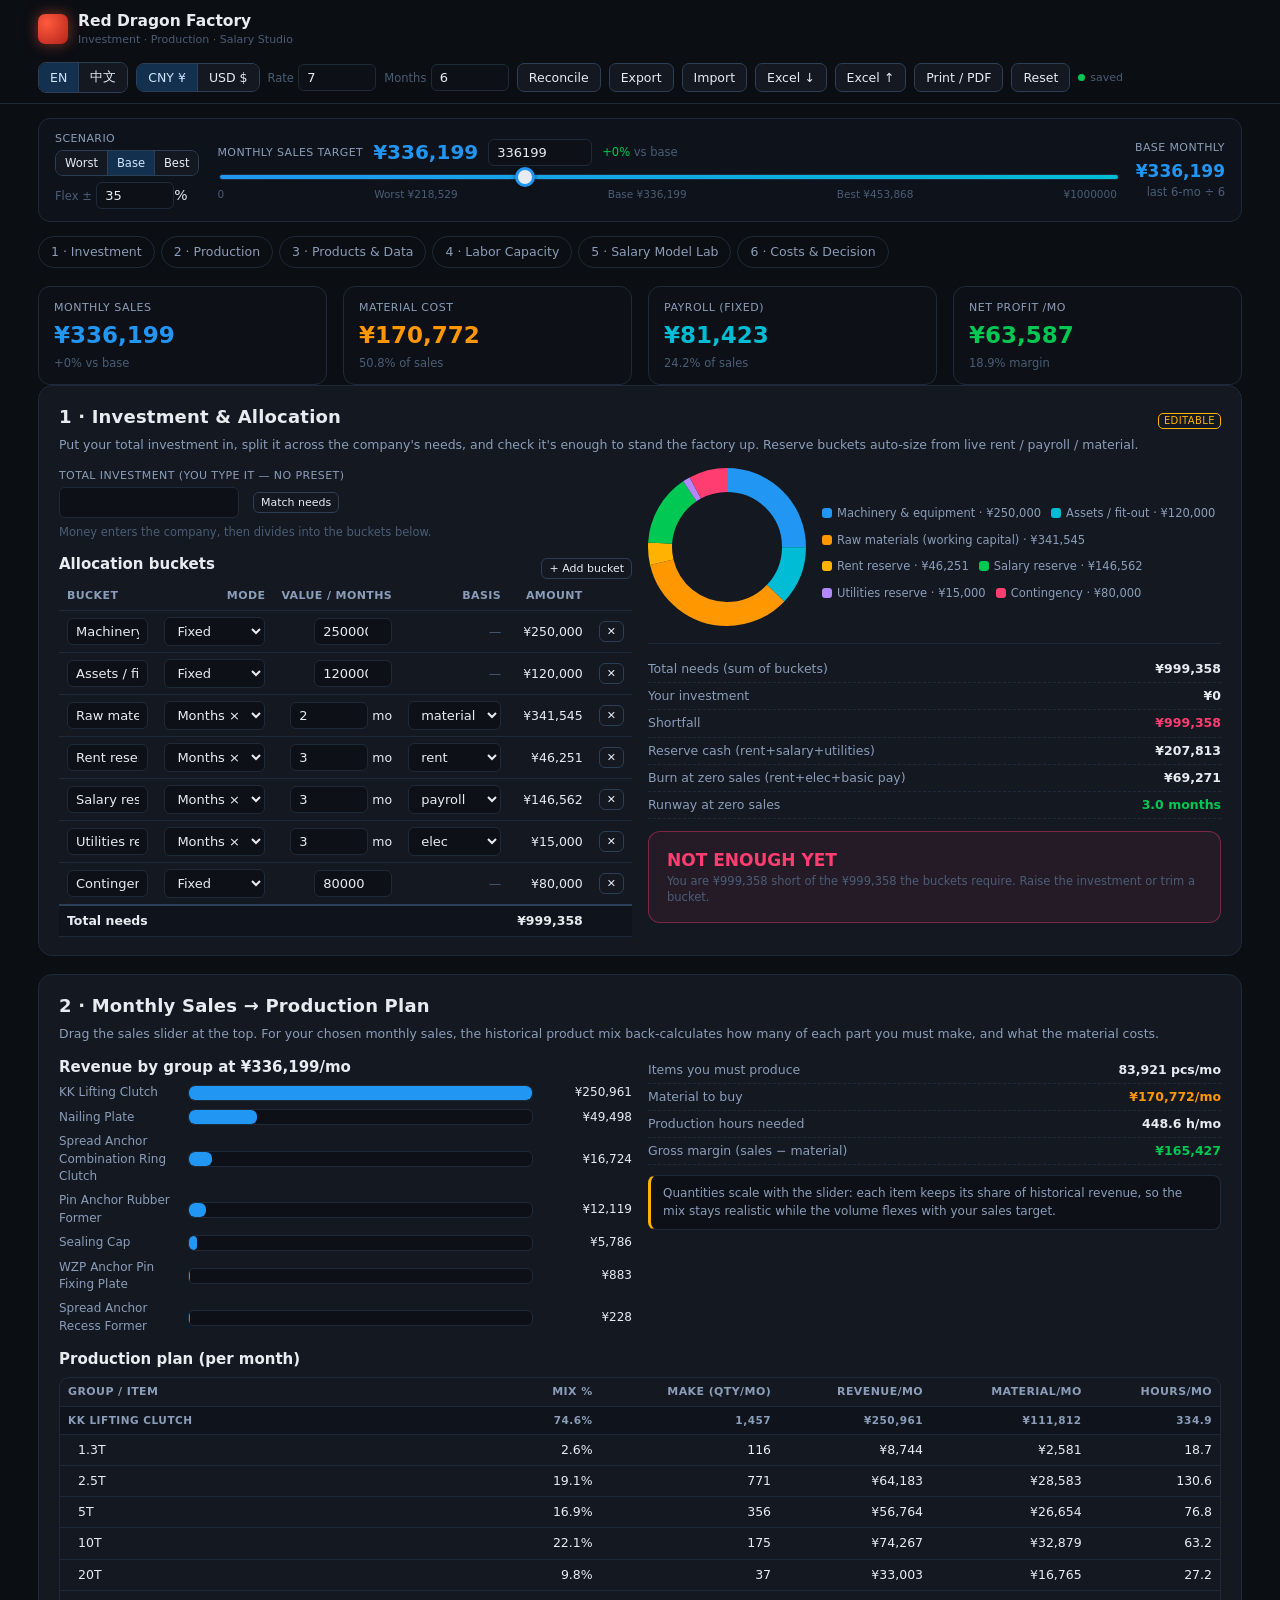
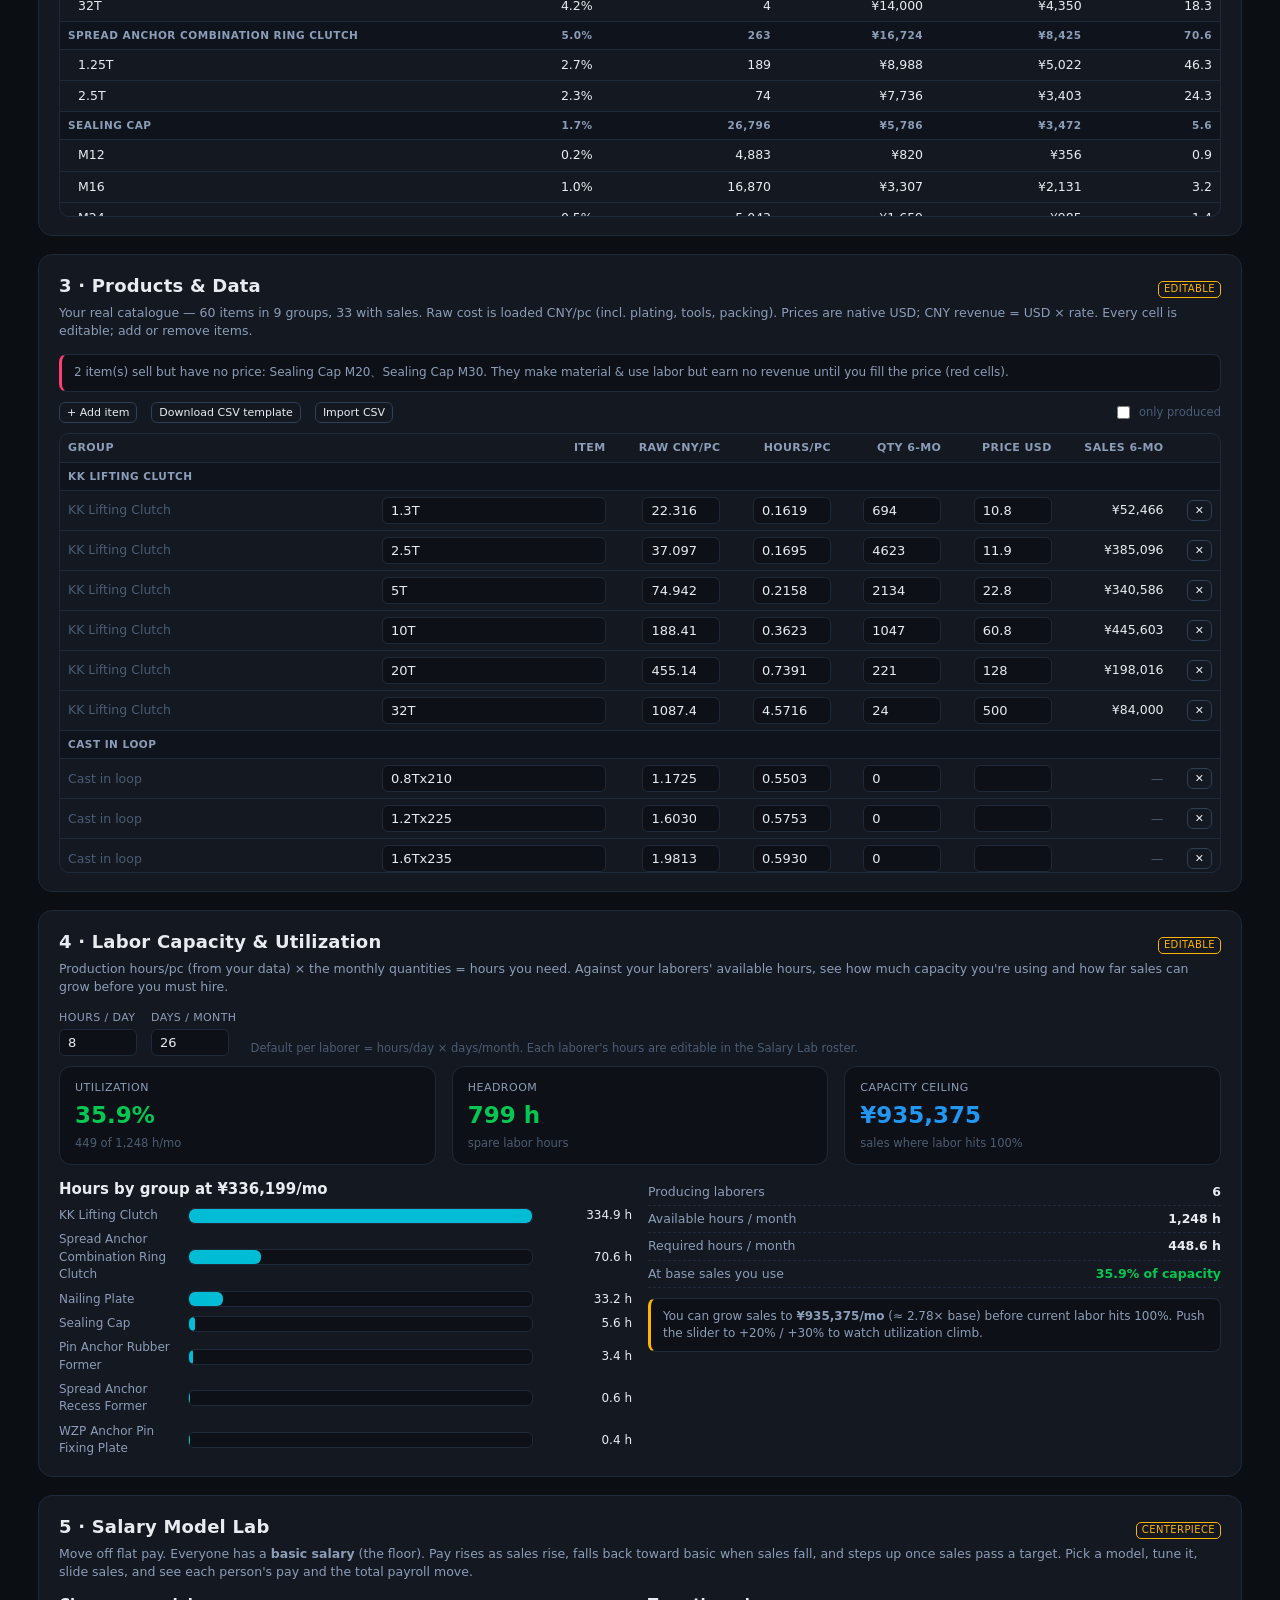
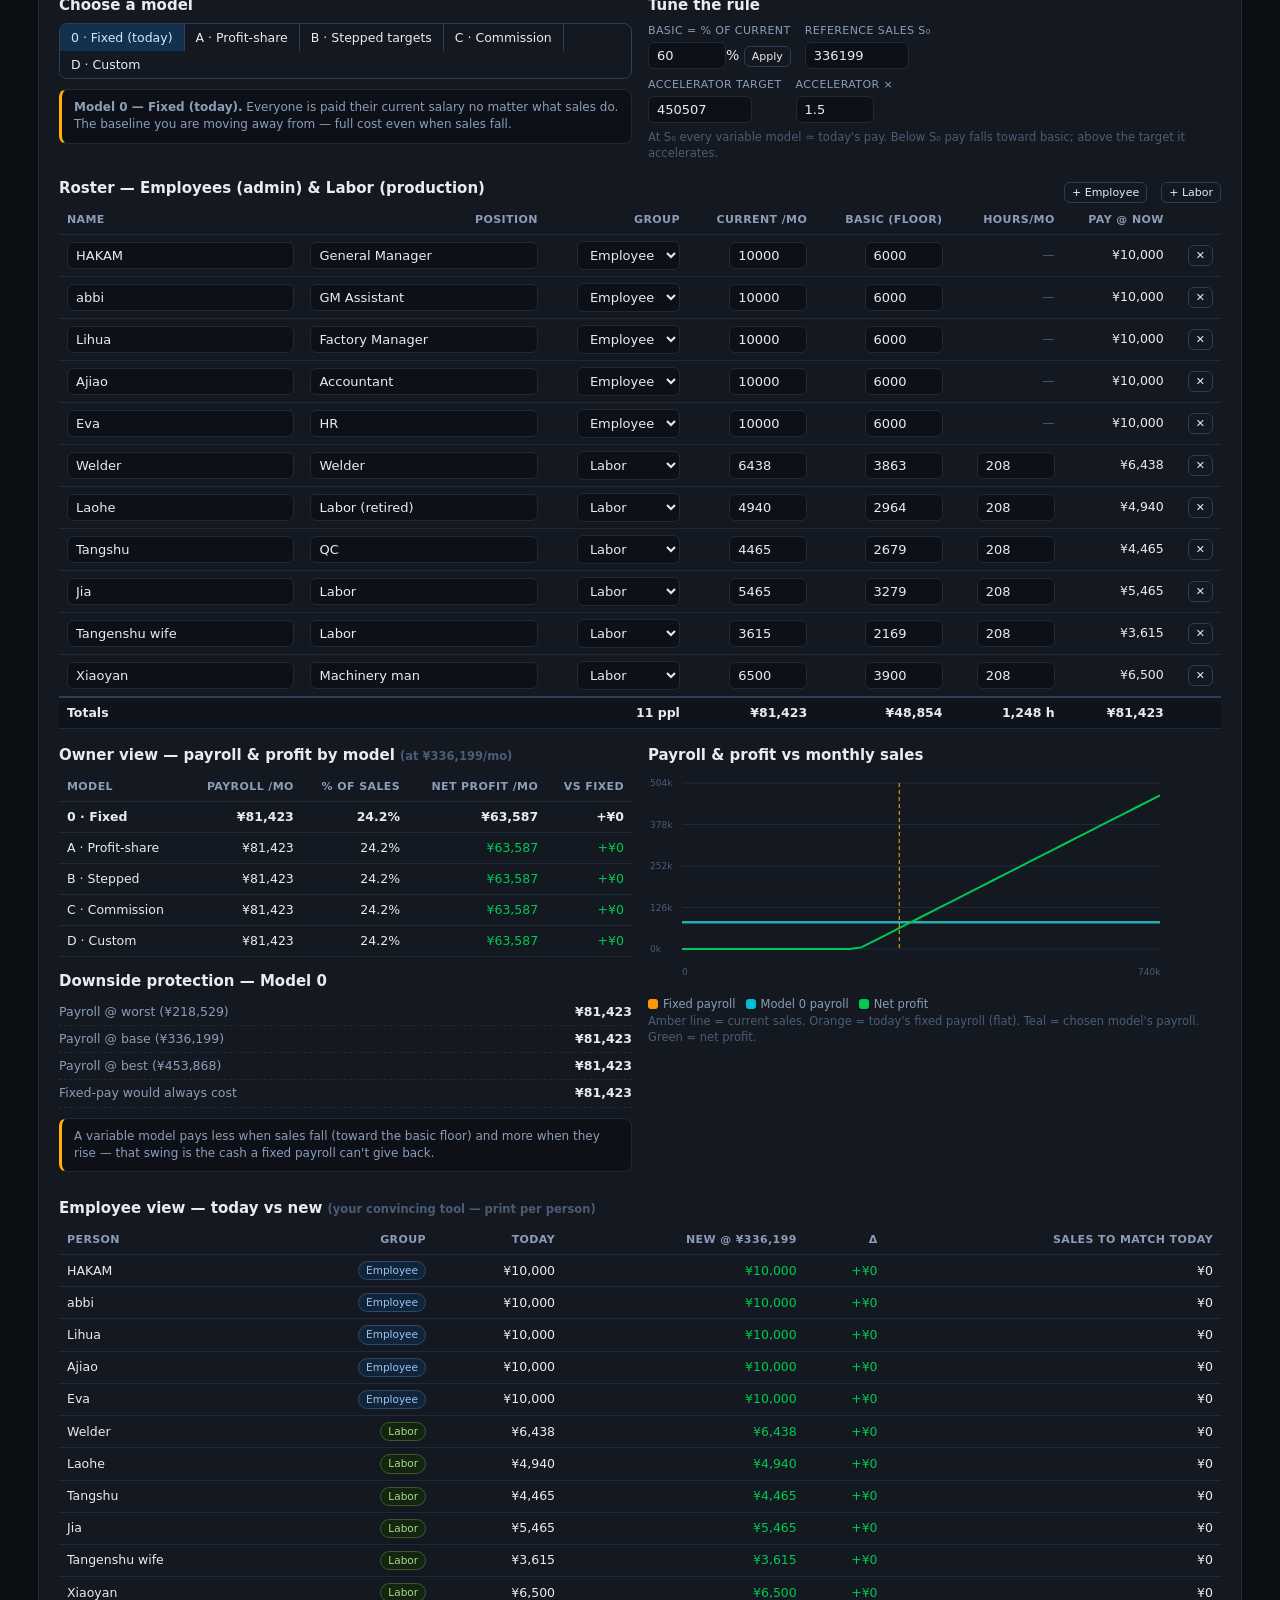
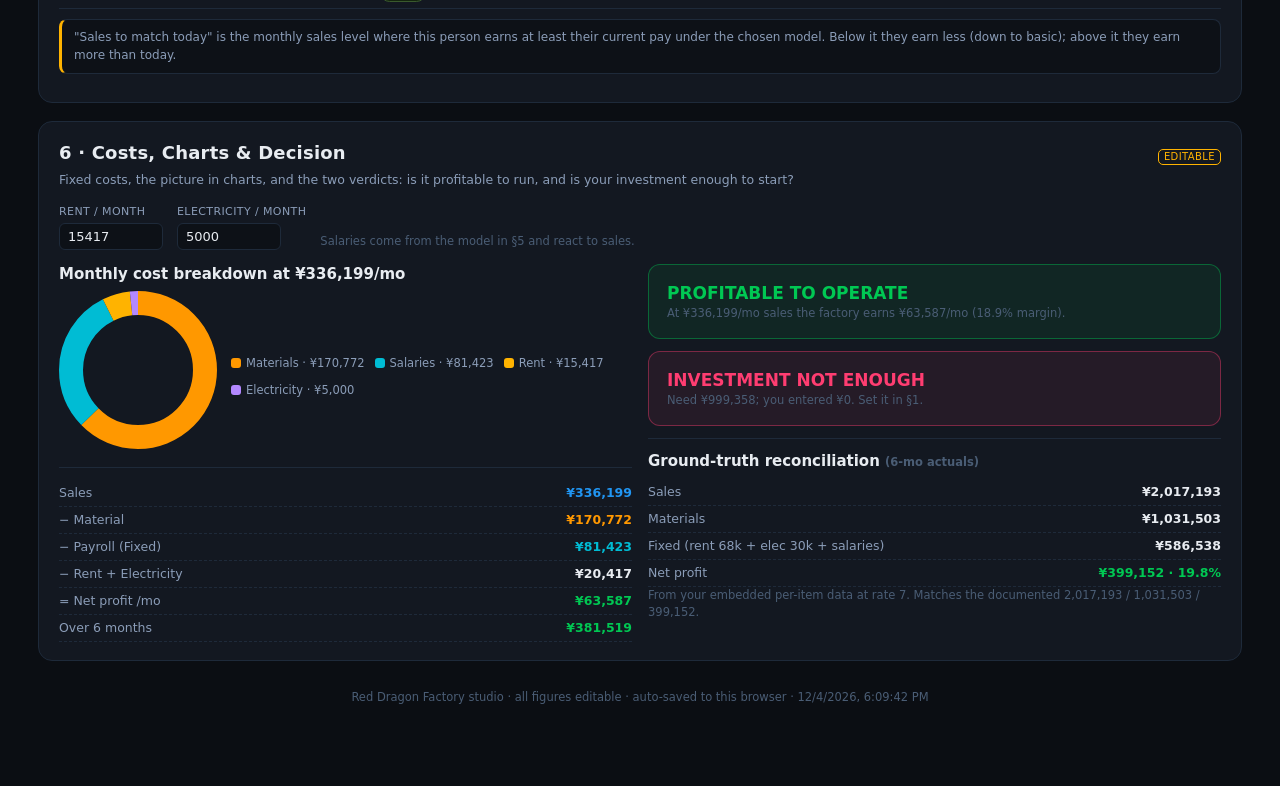
<file: 1/claude code factorycasestudy.html>
<!DOCTYPE html>
<html lang="en">
<head>
<meta charset="UTF-8">
<meta name="viewport" content="width=device-width, initial-scale=1.0">
<title>Red Dragon Factory — Investment, Production & Salary Studio</title>
<style>
:root{
  --bg-page:#0B0E13; --bg-card:#131821; --bg-input:#0D1117; --bg-hover:#1E2A3A;
  --border-subtle:#1E2A3A; --border-active:#2D3F56;
  --text-primary:#E8ECF1; --text-secondary:#8B9DB8; --text-muted:#4A5D75;
  --positive:#00C853; --negative:#FF3D71; --amber:#FFB300;
  --blue:#2196F3; --teal:#00BCD4; --orange:#FF9800; --purple:#B388FF;
}
*{box-sizing:border-box;}
html,body{margin:0;padding:0;}
body{
  background:var(--bg-page); color:var(--text-primary);
  font-family:"Segoe UI",Roboto,system-ui,-apple-system,sans-serif;
  font-size:14px; line-height:1.45; -webkit-font-smoothing:antialiased;
}
a{color:var(--blue);text-decoration:none;}
h1,h2,h3,h4{margin:0 0 .4em;font-weight:600;}
h2{font-size:18px;letter-spacing:.2px;}
h3{font-size:15px;color:var(--text-primary);}
small,.muted{color:var(--text-muted);}
.sec-sub{color:var(--text-secondary);font-size:12.5px;margin:-2px 0 14px;}
.wrap{max-width:1240px;margin:0 auto;padding:0 18px 80px;}

/* Header */
header.app{position:sticky;top:0;z-index:50;background:linear-gradient(180deg,#0B0E13 70%,rgba(11,14,19,.92));border-bottom:1px solid var(--border-subtle);}
.hbar{max-width:1240px;margin:0 auto;padding:10px 18px;display:flex;align-items:center;gap:14px;flex-wrap:wrap;}
.brand{display:flex;align-items:center;gap:10px;margin-right:auto;}
.brand .logo{width:30px;height:30px;border-radius:7px;background:radial-gradient(circle at 30% 30%,#FF5A3D,#B3231a);box-shadow:0 0 14px rgba(255,90,61,.5);}
.brand .ttl{font-size:15.5px;font-weight:700;}
.brand .sub{font-size:11px;color:var(--text-muted);}
.hctrl{display:flex;align-items:center;gap:8px;flex-wrap:wrap;}
.savedot{font-size:11px;color:var(--text-muted);display:flex;align-items:center;gap:5px;}
.savedot b{width:7px;height:7px;border-radius:50%;background:var(--positive);display:inline-block;}

/* Controls */
button,.btn{font-family:inherit;font-size:12.5px;cursor:pointer;border:1px solid var(--border-active);background:var(--bg-card);color:var(--text-primary);padding:6px 11px;border-radius:7px;transition:.12s;}
button:hover,.btn:hover{background:var(--bg-hover);border-color:#3a5170;}
button.primary{background:#13314e;border-color:#1d4a74;color:#cfe6ff;}
button.ghost{background:transparent;}
button.tiny{padding:3px 7px;font-size:11px;border-radius:6px;}
button.on{background:#13314e;border-color:var(--blue);color:#cfe6ff;}
.seg{display:inline-flex;border:1px solid var(--border-active);border-radius:8px;overflow:hidden;}
.seg button{border:none;border-radius:0;border-right:1px solid var(--border-active);}
.seg button:last-child{border-right:none;}
input,select{font-family:inherit;font-size:13px;background:var(--bg-input);color:var(--text-primary);border:1px solid var(--border-subtle);border-radius:6px;padding:5px 8px;outline:none;}
input:focus,select:focus{border-color:var(--border-active);}
input[type=number]{width:104px;}
input.num-sm{width:78px;}
input.txt{width:100%;}
input.flag{border-color:var(--negative);background:#251015;}
label.lbl{font-size:11px;color:var(--text-secondary);display:block;margin-bottom:3px;text-transform:uppercase;letter-spacing:.4px;}
input[type=range]{-webkit-appearance:none;appearance:none;height:6px;border-radius:6px;padding:0;background:linear-gradient(90deg,var(--blue),var(--teal));cursor:pointer;}
input[type=range]::-webkit-slider-thumb{-webkit-appearance:none;width:20px;height:20px;border-radius:50%;background:#E8ECF1;border:3px solid var(--blue);box-shadow:0 1px 5px rgba(0,0,0,.5);}
input[type=range]::-moz-range-thumb{width:18px;height:18px;border-radius:50%;background:#E8ECF1;border:3px solid var(--blue);}

/* Rail */
.rail{position:sticky;top:53px;z-index:40;background:rgba(15,20,28,.97);border:1px solid var(--border-subtle);border-radius:12px;padding:12px 16px;margin:14px 0;display:grid;grid-template-columns:auto 1fr auto;gap:18px;align-items:center;backdrop-filter:blur(6px);}
.rail .scn .seg button{font-size:11.5px;padding:5px 9px;}
.rail .slidewrap{display:flex;flex-direction:column;gap:5px;}
.rail .slidetop{display:flex;align-items:center;gap:10px;}
.rail .salesbig{font-size:20px;font-weight:700;color:var(--blue);}
.rail .vs{font-size:11.5px;color:var(--text-muted);}
.rail input[type=range]{width:100%;}
.tick{font-size:10.5px;color:var(--text-muted);display:flex;justify-content:space-between;}

/* Nav */
nav.tabs{display:flex;gap:6px;flex-wrap:wrap;margin:0 0 18px;}
nav.tabs a{font-size:12.5px;color:var(--text-secondary);padding:6px 12px;border:1px solid var(--border-subtle);border-radius:20px;}
nav.tabs a:hover{background:var(--bg-hover);color:var(--text-primary);}

/* Cards & layout */
.card{background:var(--bg-card);border:1px solid var(--border-subtle);border-radius:14px;padding:18px 20px;margin:0 0 18px;}
.card.section{scroll-margin-top:170px;}
.grid{display:grid;gap:16px;}
.g2{grid-template-columns:1fr 1fr;}
.g3{grid-template-columns:repeat(3,1fr);}
.g4{grid-template-columns:repeat(4,1fr);}
.flex{display:flex;gap:14px;flex-wrap:wrap;}
.between{display:flex;justify-content:space-between;align-items:center;gap:12px;}
@media(max-width:900px){.g2,.g3,.g4{grid-template-columns:1fr;}.rail{grid-template-columns:1fr;}}

/* KPI */
.kpi{background:var(--bg-input);border:1px solid var(--border-subtle);border-radius:12px;padding:13px 15px;}
.kpi .k-l{font-size:11px;color:var(--text-secondary);text-transform:uppercase;letter-spacing:.5px;}
.kpi .k-v{font-size:23px;font-weight:700;margin-top:3px;}
.kpi .k-s{font-size:11.5px;color:var(--text-muted);margin-top:2px;}

/* Tables */
table{width:100%;border-collapse:collapse;font-size:12.5px;}
th,td{text-align:right;padding:6px 8px;border-bottom:1px solid var(--border-subtle);white-space:nowrap;}
th:first-child,td:first-child{text-align:left;}
th{color:var(--text-secondary);font-weight:600;font-size:11px;text-transform:uppercase;letter-spacing:.4px;position:sticky;top:0;}
tbody tr:hover{background:rgba(30,42,58,.4);}
tr.grp td{background:#0f141c;color:var(--text-secondary);font-weight:600;text-transform:uppercase;font-size:10.5px;letter-spacing:.5px;}
tr.subtot td{font-weight:600;color:var(--text-primary);border-top:1px solid var(--border-active);}
tr.total td{font-weight:700;border-top:2px solid var(--border-active);background:#0f141c;}
.scrollx{overflow-x:auto;}
.tall{max-height:440px;overflow:auto;border:1px solid var(--border-subtle);border-radius:10px;}
.pos{color:var(--positive);} .neg{color:var(--negative);} .am{color:var(--amber);} .bl{color:var(--blue);} .or{color:var(--orange);} .te{color:var(--teal);}
.pill{display:inline-block;font-size:10.5px;padding:1px 7px;border-radius:10px;border:1px solid var(--border-active);color:var(--text-secondary);}
.pill.emp{border-color:#2d4a6b;color:#9cc4ee;background:#10243a;}
.pill.lab{border-color:#3a5a2d;color:#a7d98a;background:#14250f;}

/* charts */
.legend{display:flex;flex-wrap:wrap;gap:10px;margin-top:8px;font-size:11.5px;color:var(--text-secondary);}
.legend i{display:inline-block;width:10px;height:10px;border-radius:3px;margin-right:5px;vertical-align:-1px;}
.barsH{display:flex;flex-direction:column;gap:7px;}
.barRow{display:grid;grid-template-columns:120px 1fr 90px;gap:9px;align-items:center;font-size:12px;}
.barLab{color:var(--text-secondary);overflow:hidden;text-overflow:ellipsis;}
.barTrack{background:var(--bg-input);border-radius:6px;height:16px;overflow:hidden;border:1px solid var(--border-subtle);}
.barFill{height:100%;border-radius:6px;}
.barVal{text-align:right;color:var(--text-primary);}

/* verdict */
.verdict{border-radius:12px;padding:16px 18px;border:1px solid;}
.verdict.good{background:rgba(0,200,83,.08);border-color:rgba(0,200,83,.4);}
.verdict.bad{background:rgba(255,61,113,.08);border-color:rgba(255,61,113,.4);}
.verdict .vh{font-size:17px;font-weight:700;}
.note{font-size:12px;color:var(--text-secondary);background:var(--bg-input);border:1px solid var(--border-subtle);border-left:3px solid var(--amber);border-radius:8px;padding:9px 12px;margin:10px 0;}
.alert{border-left-color:var(--negative);}
.help{font-size:11.5px;color:var(--text-muted);}
.tag{font-size:10px;color:var(--amber);border:1px solid var(--amber);border-radius:5px;padding:0 5px;margin-left:6px;text-transform:uppercase;letter-spacing:.4px;}
.kv{display:flex;justify-content:space-between;padding:4px 0;border-bottom:1px dashed var(--border-subtle);font-size:12.5px;}
.kv span:first-child{color:var(--text-secondary);}
.kv b{font-weight:600;}
.hr{height:1px;background:var(--border-subtle);margin:12px 0;border:none;}
.foot{color:var(--text-muted);font-size:11.5px;text-align:center;padding:10px 0 0;}
@media print{
  header.app,.rail,nav.tabs,.noprint{display:none!important;}
  body{background:#fff;color:#000;} .card{break-inside:avoid;border-color:#ccc;}
  .wrap{max-width:none;}
}
</style>
<script src="https://cdn.sheetjs.com/xlsx-0.20.3/package/dist/xlsx.full.min.js"></script>
</head>
<body>
<header class="app">
  <div class="hbar">
    <div class="brand">
      <div class="logo"></div>
      <div><div class="ttl" data-i18n="brand_title">Red Dragon Factory</div><div class="sub" data-i18n="brand_sub">Investment · Production · Salary Studio</div></div>
    </div>
    <div class="hctrl">
      <div class="seg" id="langSeg" title="Language / 语言">
        <button data-act="lang" data-v="en">EN</button>
        <button data-act="lang" data-v="zh">中文</button>
      </div>
      <div class="seg" id="curSeg" data-i18n-title="cur_title" title="Display currency">
        <button data-act="cur" data-v="CNY">CNY ¥</button>
        <button data-act="cur" data-v="USD">USD $</button>
      </div>
      <div data-i18n-title="rate_title" title="USD→CNY exchange rate"><span class="help" data-i18n="rate">Rate</span> <input type="number" id="rate" class="num-sm" step="0.05"></div>
      <div data-i18n-title="months_title" title="Projection months"><span class="help" data-i18n="months">Months</span> <input type="number" id="months" class="num-sm" step="1" min="1" max="36"></div>
      <button data-act="reconcile" data-i18n="reconcile" data-i18n-title="reconcile_title" title="Set to historical 6-month actuals">Reconcile</button>
      <button data-act="export" data-i18n="export">Export</button>
      <button data-act="import" data-i18n="import">Import</button>
      <button data-act="xlsxExport" data-i18n="xlsx_export" data-i18n-title="xlsx_export_title" title="Download all editable data as one Excel workbook">Excel ↓</button>
      <button data-act="xlsxImport" data-i18n="xlsx_import" data-i18n-title="xlsx_import_title" title="Import an edited Excel workbook back into the dashboard">Excel ↑</button>
      <button data-act="print" data-i18n="print">Print / PDF</button>
      <button data-act="reset" data-i18n="reset" data-i18n-title="reset_title" title="Restore all defaults">Reset</button>
      <span class="savedot"><b></b><span data-i18n="saved">saved</span></span>
    </div>
  </div>
</header>

<div class="wrap">

  <!-- CONTROL RAIL -->
  <div class="rail noprint">
    <div class="scn">
      <label class="lbl" data-i18n="scenario">Scenario</label>
      <div class="seg" id="scnSeg">
        <button data-act="scn" data-v="worst" data-i18n="worst">Worst</button>
        <button data-act="scn" data-v="base" data-i18n="base">Base</button>
        <button data-act="scn" data-v="best" data-i18n="best">Best</button>
      </div>
      <div style="margin-top:6px"><span class="help" data-i18n="flex">Flex ±</span> <input type="number" id="flex" class="num-sm" step="1" min="0" max="90">%</div>
    </div>
    <div class="slidewrap">
      <div class="slidetop">
        <label class="lbl" style="margin:0" data-i18n="monthly_sales_target">Monthly sales target</label>
        <div class="salesbig" id="salesBig">—</div>
        <input type="number" id="salesBox" step="1000">
        <div class="vs" id="salesVs"></div>
      </div>
      <input type="range" id="salesSlider" min="0" max="1000000" step="1000">
      <div class="tick" id="salesTicks"></div>
    </div>
    <div style="text-align:right">
      <label class="lbl" data-i18n="base_monthly">Base monthly</label>
      <div class="bl" id="baseMonthly" style="font-size:17px;font-weight:700"></div>
      <div class="help" data-i18n="base_monthly_sub">last 6-mo ÷ 6</div>
    </div>
  </div>

  <nav class="tabs noprint">
    <a href="#m1" data-i18n="nav1">1 · Investment</a>
    <a href="#m2" data-i18n="nav2">2 · Production</a>
    <a href="#m3" data-i18n="nav3">3 · Products &amp; Data</a>
    <a href="#m4" data-i18n="nav4">4 · Labor Capacity</a>
    <a href="#m5" data-i18n="nav5">5 · Salary Model Lab</a>
    <a href="#m6" data-i18n="nav6">6 · Costs &amp; Decision</a>
  </nav>

  <!-- KPIs -->
  <div class="g4 grid" id="kpis"></div>

  <!-- MODULE 1 -->
  <div class="card section" id="m1">
    <div class="between"><h2 data-i18n="m1_title">1 · Investment &amp; Allocation</h2><span class="tag" data-i18n="tag_editable">editable</span></div>
    <div class="sec-sub" data-i18n="m1_sub">Put your total investment in, split it across the company's needs, and check it's enough to stand the factory up. Reserve buckets auto-size from live rent / payroll / material.</div>
    <div class="grid g2">
      <div>
        <label class="lbl" data-i18n="m1_total_label">Total investment (you type it — no preset)</label>
        <div class="flex" style="align-items:center">
          <input type="number" id="invTotal" step="10000" style="width:180px;font-size:16px">
          <button class="tiny" data-act="invFill" data-i18n="m1_match_needs" data-i18n-title="m1_match_needs_title" title="Set investment = total needs">Match needs</button>
        </div>
        <div class="help" style="margin-top:6px" data-i18n="m1_money_enters">Money enters the company, then divides into the buckets below.</div>
        <div style="margin-top:14px" class="between">
          <h3 data-i18n="m1_alloc_buckets">Allocation buckets</h3><button class="tiny" data-act="addBucket" data-i18n="m1_add_bucket">+ Add bucket</button>
        </div>
        <div class="scrollx"><table id="bucketTbl"></table></div>
      </div>
      <div>
        <div id="m1out"></div>
      </div>
    </div>
  </div>

  <!-- MODULE 2 -->
  <div class="card section" id="m2">
    <div class="between"><h2 data-i18n="m2_title">2 · Monthly Sales → Production Plan</h2></div>
    <div class="sec-sub" data-i18n="m2_sub">Drag the sales slider at the top. For your chosen monthly sales, the historical product mix back-calculates how many of each part you must make, and what the material costs.</div>
    <div id="m2out"></div>
  </div>

  <!-- MODULE 3 -->
  <div class="card section" id="m3">
    <div class="between"><h2 data-i18n="m3_title">3 · Products &amp; Data</h2><span class="tag" data-i18n="tag_editable">editable</span></div>
    <div class="sec-sub" data-i18n="m3_sub">Your real catalogue — 60 items in 9 groups, 33 with sales. Raw cost is loaded CNY/pc (incl. plating, tools, packing). Prices are native USD; CNY revenue = USD × rate. Every cell is editable; add or remove items.</div>
    <div id="m3alert"></div>
    <div class="flex noprint" style="margin-bottom:10px">
      <button class="tiny" data-act="addProd" data-i18n="m3_add_item">+ Add item</button>
      <button class="tiny" data-act="csvTemplate" data-i18n="m3_csv_template">Download CSV template</button>
      <button class="tiny" data-act="csvImport" data-i18n="m3_csv_import">Import CSV</button>
      <label class="help" style="margin-left:auto;display:flex;align-items:center;gap:6px"><input type="checkbox" id="onlyProduced" style="width:auto"><span data-i18n="m3_only_produced"> only produced</span></label>
    </div>
    <div class="tall scrollx"><table id="prodTbl"></table></div>
  </div>

  <!-- MODULE 4 -->
  <div class="card section" id="m4">
    <div class="between"><h2 data-i18n="m4_title">4 · Labor Capacity &amp; Utilization</h2><span class="tag" data-i18n="tag_editable">editable</span></div>
    <div class="sec-sub" data-i18n="m4_sub">Production hours/pc (from your data) × the monthly quantities = hours you need. Against your laborers' available hours, see how much capacity you're using and how far sales can grow before you must hire.</div>
    <div class="flex" style="margin-bottom:10px">
      <div><label class="lbl" data-i18n="m4_hours_day">Hours / day</label><input type="number" id="hoursDay" class="num-sm" step="0.5"></div>
      <div><label class="lbl" data-i18n="m4_days_month">Days / month</label><input type="number" id="daysMonth" class="num-sm" step="1"></div>
      <div class="help" style="align-self:flex-end" data-i18n="m4_hours_help">Default per laborer = hours/day × days/month. Each laborer's hours are editable in the Salary Lab roster.</div>
    </div>
    <div id="m4out"></div>
  </div>

  <!-- MODULE 5 -->
  <div class="card section" id="m5">
    <div class="between"><h2 data-i18n="m5_title">5 · Salary Model Lab</h2><span class="tag" data-i18n="tag_centerpiece">centerpiece</span></div>
    <div class="sec-sub" data-i18n="m5_sub">Move off flat pay. Everyone has a <b>basic salary</b> (the floor). Pay rises as sales rise, falls back toward basic when sales fall, and steps up once sales pass a target. Pick a model, tune it, slide sales, and see each person's pay and the total payroll move.</div>

    <div class="grid g2" style="margin-bottom:16px">
      <div>
        <h3 data-i18n="m5_choose_model">Choose a model</h3>
        <div class="seg" id="modelSeg" style="flex-wrap:wrap">
          <button data-act="model" data-v="0" data-i18n="model0_btn">0 · Fixed (today)</button>
          <button data-act="model" data-v="A" data-i18n="modelA_btn">A · Profit-share</button>
          <button data-act="model" data-v="B" data-i18n="modelB_btn">B · Stepped targets</button>
          <button data-act="model" data-v="C" data-i18n="modelC_btn">C · Commission</button>
          <button data-act="model" data-v="D" data-i18n="modelD_btn">D · Custom</button>
        </div>
        <div class="note" id="modelDesc"></div>
      </div>
      <div>
        <h3 data-i18n="m5_tune_rule">Tune the rule</h3>
        <div class="flex">
          <div><label class="lbl" data-i18n="m5_basic_pct">Basic = % of current</label><input type="number" id="basicPct" class="num-sm" step="1" min="0" max="100">% <button class="tiny" data-act="applyBasic" data-i18n="apply">Apply</button></div>
          <div><label class="lbl" data-i18n="m5_ref_sales">Reference sales S₀</label><input type="number" id="S0" step="1000"></div>
        </div>
        <div class="flex" style="margin-top:8px">
          <div><label class="lbl" data-i18n="m5_accel_target">Accelerator target</label><input type="number" id="target" step="1000"></div>
          <div><label class="lbl" data-i18n="m5_accel_mult">Accelerator ×</label><input type="number" id="accel" class="num-sm" step="0.05"></div>
        </div>
        <div class="help" style="margin-top:6px" data-i18n="m5_tune_help">At S₀ every variable model ≈ today's pay. Below S₀ pay falls toward basic; above the target it accelerates.</div>
      </div>
    </div>

    <div class="between"><h3 data-i18n="m5_roster">Roster — Employees (admin) &amp; Labor (production)</h3>
      <div class="flex"><button class="tiny" data-act="addEmp" data-v="Employee" data-i18n="m5_add_emp">+ Employee</button><button class="tiny" data-act="addEmp" data-v="Labor" data-i18n="m5_add_lab">+ Labor</button></div>
    </div>
    <div class="scrollx" style="margin-bottom:16px"><table id="empTbl"></table></div>

    <div id="m5out"></div>
  </div>

  <!-- MODULE 6 -->
  <div class="card section" id="m6">
    <div class="between"><h2 data-i18n="m6_title">6 · Costs, Charts &amp; Decision</h2><span class="tag" data-i18n="tag_editable">editable</span></div>
    <div class="sec-sub" data-i18n="m6_sub">Fixed costs, the picture in charts, and the two verdicts: is it profitable to run, and is your investment enough to start?</div>
    <div class="flex" style="margin-bottom:14px">
      <div><label class="lbl" data-i18n="m6_rent_month">Rent / month</label><input type="number" id="rent" step="100"></div>
      <div><label class="lbl" data-i18n="m6_elec_month">Electricity / month</label><input type="number" id="elec" step="100"></div>
      <div class="help" style="align-self:flex-end" data-i18n="m6_salaries_help">Salaries come from the model in §5 and react to sales.</div>
    </div>
    <div id="m6out"></div>
  </div>

  <div class="foot"><span data-i18n="footer">Red Dragon Factory studio · all figures editable · auto-saved to this browser · </span><span id="stamp"></span></div>
</div>

<input type="file" id="fileImport" accept="application/json" style="display:none">
<input type="file" id="csvFile" accept=".csv,text/csv" style="display:none">
<input type="file" id="xlsxFile" accept=".xlsx,.xls,application/vnd.openxmlformats-officedocument.spreadsheetml.sheet" style="display:none">

<script>
"use strict";
/* ============================ DATA ============================ */
const RATE_DEFAULT = 7.0;
// products: group, item, raw(CNY/pc), hours(h/pc), qty(6mo), price(USD|null)
const PRODUCTS = [
 ["KK Lifting Clutch","1.3T",22.316,0.161955882352941,694,10.8],
 ["KK Lifting Clutch","2.5T",37.097,0.169534615384615,4623,11.9],
 ["KK Lifting Clutch","5T",74.942,0.215803373819163,2134,22.8],
 ["KK Lifting Clutch","10T",188.416,0.362380952380952,1047,60.8],
 ["KK Lifting Clutch","20T",455.147,0.739104895104895,221,128],
 ["KK Lifting Clutch","32T",1087.471,4.57166666666667,24,500],
 ["Cast in loop","0.8Tx210",1.17256203354298,0.550350404312669,0,null],
 ["Cast in loop","1.2Tx225",1.60307175919732,0.575348655920738,0,null],
 ["Cast in loop","1.6Tx235",1.98138034907903,0.593042080468551,0,null],
 ["Cast in loop","1.6Tx330",2.55343327175698,0.66237684729064,0,null],
 ["Cast in loop","1.6Tx460",3.29071423520924,0.804418546365915,0,null],
 ["Cast in loop","2Tx280",2.83011782115856,0.640235606178811,0,null],
 ["Cast in loop","2.5Tx315",3.52992980895916,0.726823671497584,0,null],
 ["Cast in loop","2.5Tx460",4.63309041203894,0.936317244846657,0,null],
 ["Cast in loop","4Tx340",5.45454195520566,1.07395820613346,0,null],
 ["Cast in loop","5.2Tx360",8.04025938983674,1.38896028775596,0,null],
 ["Cast in loop","5.2Tx460",9.49361688983674,1.6218599310607,0,null],
 ["Cast in loop","6.3Tx390",11.5502368353118,1.72046199296199,0,null],
 ["Cast in loop","8Tx460",17.9741190111425,2.35187912330327,0,null],
 ["Cast in loop","10Tx520",24.13383003267,2.71388773388773,0,null],
 ["Combination Pin Anchor Ring Clutch","2.5T",34.9844977536427,0.260985035808431,0,null],
 ["Combination Pin Anchor Ring Clutch","5T",63.4803683999339,0.27635853384416,0,null],
 ["Combination Pin Anchor Ring Clutch","10T",156.669747477145,0.619880952380952,0,null],
 ["Spread Anchor Combination Ring Clutch","1.25T",26.594331494549,0.245033175863267,1133,6.8],
 ["Spread Anchor Combination Ring Clutch","2.5T",45.8849878501019,0.327644772485368,445,14.9],
 ["Sealing Cap","M12",0.0728601677974435,0.000192063492063492,29300,0.024],
 ["Sealing Cap","M16",0.1263,0.000192063492063492,101220,0.028],
 ["Sealing Cap","M20",0.171690454545455,0.000231818181818182,15963,null],
 ["Sealing Cap","M24",0.195380921985816,0.000279432624113475,30255,0.047],
 ["Sealing Cap","M30",0.187621931216931,0.00370499118165785,22000,null],
 ["Pin Anchor Rubber Former","1.3T",4.170095,0.00297380952380952,1005,0.74],
 ["Pin Anchor Rubber Former","2.5T",6.74894,0.00309047619047619,3511,1.2],
 ["Pin Anchor Rubber Former","5T",13.5078166666667,0.00324603174603175,1507,2.4],
 ["Pin Anchor Rubber Former","7.5T",25.2105,0.0045,104,4.36],
 ["Pin Anchor Rubber Former","10T",25.6922,0.0045,305,4.46],
 ["Pin Anchor Rubber Former","20T",60.77065,0.0045,0,null],
 ["Spread Anchor Recess Former","1.25T",4.045095,0.0140055555555556,0,null],
 ["Spread Anchor Recess Former","2.5T",5.467315,0.0224432624113475,150,1.3],
 ["Spread Anchor Recess Former","5T",11.6103166666667,0.0141222222222222,0,null],
 ["Spread Anchor Recess Former","10T",31.4422,0.0173380414312618,0,null],
 ["Nailing Plate","M10",0.456875,0.000505,0,null],
 ["Nailing Plate","M12",0.496875,0.000505,20110,0.1],
 ["Nailing Plate","M16",0.537692307692308,0.000505,69806,0.103],
 ["Nailing Plate","M20",0.587692307692308,0.000505,55144,0.106],
 ["Nailing Plate","M24",0.6725,0.000505,20061,0.132],
 ["Nailing Plate","M30",0.817142857142857,0.000699,10071,0.159],
 ["Nailing Plate","M36",1.10538461538462,0.000699,5030,0.215],
 ["Nailing Plate","Large M12",0.504285714285714,0.000568,0,null],
 ["Nailing Plate","Large M16",0.549230769230769,0.000568,30020,0.112],
 ["Nailing Plate","Large M20",0.559230769230769,0.000568,5110,0.119],
 ["Nailing Plate","Large M24",0.725,0.000758,35089,0.144],
 ["Nailing Plate","Large M30",0.863846153846154,0.000758,65268,0.17],
 ["Nailing Plate","Large M36",1.20923076923077,0.001136,5082,0.23],
 ["Nailing Plate","Large M42",1.30923076923077,0.001136,3050,0.25],
 ["Nailing Plate","Large M52",1.52818181818182,0.001136,0,null],
 ["WZP Anchor Pin Fixing Plate","1.3T",1.241525,0.00104666666666667,0,null],
 ["WZP Anchor Pin Fixing Plate","2.5T",1.8940475,0.00105833333333333,1006,0.325],
 ["WZP Anchor Pin Fixing Plate","5T",2.43706333333333,0.00107777777777778,1000,0.43],
 ["WZP Anchor Pin Fixing Plate","10T",3.137095,0.00136666666666667,0,null],
 ["WZP Anchor Pin Fixing Plate","20T",4.55299,0.00148333333333333,0,null],
];
const EMPLOYEES = [
 ["HAKAM","General Manager","Employee",10000],
 ["abbi","GM Assistant","Employee",10000],
 ["Lihua","Factory Manager","Employee",10000],
 ["Ajiao","Accountant","Employee",10000],
 ["Eva","HR","Employee",10000],
 ["Welder","Welder","Labor",6438],
 ["Laohe","Labor (retired)","Labor",4940],
 ["Tangshu","QC","Labor",4465],
 ["Jia","Labor","Labor",5465],
 ["Tangenshu wife","Labor","Labor",3615],
 ["Xiaoyan","Machinery man","Labor",6500],
];

/* ============================ I18N ============================ */
const I18N = {
 en:{
  doc_title:"Red Dragon Factory — Investment, Production & Salary Studio",
  brand_title:"Red Dragon Factory", brand_sub:"Investment · Production · Salary Studio",
  cur_title:"Display currency", rate:"Rate", rate_title:"USD→CNY exchange rate",
  months:"Months", months_title:"Projection months",
  reconcile:"Reconcile", reconcile_title:"Set to historical 6-month actuals",
  export:"Export", import:"Import", print:"Print / PDF", reset:"Reset", reset_title:"Restore all defaults", saved:"saved",
  xlsx_export:"Excel ↓", xlsx_import:"Excel ↑", xlsx_export_title:"Download all editable data as one Excel workbook", xlsx_import_title:"Import an edited Excel workbook back into the dashboard",
  scenario:"Scenario", worst:"Worst", base:"Base", best:"Best", flex:"Flex ±",
  monthly_sales_target:"Monthly sales target", base_monthly:"Base monthly", base_monthly_sub:"last 6-mo ÷ 6", vs_base:"vs base",
  nav1:"1 · Investment", nav2:"2 · Production", nav3:"3 · Products & Data", nav4:"4 · Labor Capacity", nav5:"5 · Salary Model Lab", nav6:"6 · Costs & Decision",
  tag_editable:"editable", tag_centerpiece:"centerpiece",
  m1_title:"1 · Investment & Allocation",
  m1_sub:"Put your total investment in, split it across the company's needs, and check it's enough to stand the factory up. Reserve buckets auto-size from live rent / payroll / material.",
  m1_total_label:"Total investment (you type it — no preset)", m1_match_needs:"Match needs", m1_match_needs_title:"Set investment = total needs",
  m1_money_enters:"Money enters the company, then divides into the buckets below.", m1_alloc_buckets:"Allocation buckets", m1_add_bucket:"+ Add bucket",
  m2_title:"2 · Monthly Sales → Production Plan",
  m2_sub:"Drag the sales slider at the top. For your chosen monthly sales, the historical product mix back-calculates how many of each part you must make, and what the material costs.",
  m3_title:"3 · Products & Data",
  m3_sub:"Your real catalogue — 60 items in 9 groups, 33 with sales. Raw cost is loaded CNY/pc (incl. plating, tools, packing). Prices are native USD; CNY revenue = USD × rate. Every cell is editable; add or remove items.",
  m3_add_item:"+ Add item", m3_csv_template:"Download CSV template", m3_csv_import:"Import CSV", m3_only_produced:" only produced",
  m4_title:"4 · Labor Capacity & Utilization",
  m4_sub:"Production hours/pc (from your data) × the monthly quantities = hours you need. Against your laborers' available hours, see how much capacity you're using and how far sales can grow before you must hire.",
  m4_hours_day:"Hours / day", m4_days_month:"Days / month",
  m4_hours_help:"Default per laborer = hours/day × days/month. Each laborer's hours are editable in the Salary Lab roster.",
  m5_title:"5 · Salary Model Lab",
  m5_sub:"Move off flat pay. Everyone has a <b>basic salary</b> (the floor). Pay rises as sales rise, falls back toward basic when sales fall, and steps up once sales pass a target. Pick a model, tune it, slide sales, and see each person's pay and the total payroll move.",
  m5_choose_model:"Choose a model",
  model0_btn:"0 · Fixed (today)", modelA_btn:"A · Profit-share", modelB_btn:"B · Stepped targets", modelC_btn:"C · Commission", modelD_btn:"D · Custom",
  m5_tune_rule:"Tune the rule", m5_basic_pct:"Basic = % of current", apply:"Apply", m5_ref_sales:"Reference sales S₀",
  m5_accel_target:"Accelerator target", m5_accel_mult:"Accelerator ×",
  m5_tune_help:"At S₀ every variable model ≈ today's pay. Below S₀ pay falls toward basic; above the target it accelerates.",
  m5_roster:"Roster — Employees (admin) & Labor (production)", m5_add_emp:"+ Employee", m5_add_lab:"+ Labor",
  m5_d_linear:"Linear weight", m5_d_pool:"Pool % of sales>S₀",
  m6_title:"6 · Costs, Charts & Decision",
  m6_sub:"Fixed costs, the picture in charts, and the two verdicts: is it profitable to run, and is your investment enough to start?",
  m6_rent_month:"Rent / month", m6_elec_month:"Electricity / month", m6_salaries_help:"Salaries come from the model in §5 and react to sales.",
  footer:"Red Dragon Factory studio · all figures editable · auto-saved to this browser · ",
  kpi_monthly_sales:"Monthly sales", kpi_material_cost:"Material cost", kpi_payroll:"Payroll", kpi_net_profit:"Net profit /mo",
  of_sales:"of sales", margin:"margin", fixed_word:"fixed", model_word:"Model",
  bucket_h_bucket:"Bucket", bucket_h_mode:"Mode", bucket_h_value:"Value / Months", bucket_h_basis:"Basis", bucket_h_amount:"Amount",
  mode_fixed:"Fixed", mode_months:"Months ×", total_needs:"Total needs", mo_suffix:"mo",
  basis_rent:"rent", basis_payroll:"payroll", basis_material:"material", basis_elec:"elec",
  prod_h_group:"Group", prod_h_item:"Item", prod_h_raw:"Raw CNY/pc", prod_h_hours:"Hours/pc", prod_h_qty:"Qty 6-mo", prod_h_price:"Price USD", prod_h_sales:"Sales 6-mo", missing:"missing",
  m3alert_miss:"{0} item(s) sell but have no price: {1}. They make material & use labor but earn no revenue until you fill the price (red cells).",
  m3alert_ok:"All selling items have prices. Data reconciles to the 6-month actuals.",
  emp_h_name:"Name", emp_h_position:"Position", emp_h_group:"Group", emp_h_current:"Current /mo", emp_h_basic:"Basic (floor)", emp_h_hours:"Hours/mo", emp_h_pay_now:"Pay @ now",
  group_employee:"Employee", group_labor:"Labor", totals:"Totals", ppl:"ppl", h_suffix:"h",
  m1_total_needs_sum:"Total needs (sum of buckets)", m1_your_investment:"Your investment", surplus:"Surplus", shortfall:"Shortfall",
  m1_reserve_cash:"Reserve cash (rent+salary+utilities)", m1_burn_zero:"Burn at zero sales (rent+elec+basic pay)", m1_runway_zero:"Runway at zero sales", months_unit:"months",
  m1_enough:"ENOUGH TO START", m1_not_enough:"NOT ENOUGH YET",
  m1_enough_help:"Your investment covers all needs with {0} to spare, and reserves give {1} months of runway if sales were zero.",
  m1_not_enough_help:"You are {0} short of the {1} the buckets require. Raise the investment or trim a bucket.",
  m2_h_group_item:"Group / Item", m2_h_mix:"Mix %", m2_h_make:"Make (qty/mo)", m2_h_revenue:"Revenue/mo", m2_h_material:"Material/mo", m2_h_hours:"Hours/mo",
  m2_total_make:"Total — make to hit {0}", m2_rev_by_group:"Revenue by group at {0}/mo",
  m2_items_produce:"Items you must produce", pcs_mo:"pcs/mo", m2_material_buy:"Material to buy", m2_hours_needed:"Production hours needed", m2_gross_margin:"Gross margin (sales − material)",
  m2_note:"Quantities scale with the slider: each item keeps its share of historical revenue, so the mix stays realistic while the volume flexes with your sales target.",
  m2_plan_title:"Production plan (per month)",
  m4_utilization:"Utilization", m4_shortfall:"Shortfall", m4_headroom:"Headroom", m4_of_hmo:"{0} of {1} h/mo", m4_overtime_hire:"overtime / hire needed", m4_spare_hours:"spare labor hours",
  m4_capacity_ceiling:"Capacity ceiling", m4_sales_100:"sales where labor hits 100%", m4_hours_by_group:"Hours by group at {0}/mo",
  m4_producing_laborers:"Producing laborers", m4_avail_hours:"Available hours / month", m4_req_hours:"Required hours / month", m4_at_base_use:"At base sales you use", m4_of_capacity:"of capacity",
  m4_over_note:"You are over capacity at this sales level — you would need overtime or more laborers to physically produce it.",
  m4_under_note:"You can grow sales to <b>{0}/mo</b> (≈ {1}× base) before current labor hits 100%. Push the slider to +20% / +30% to watch utilization climb.",
  m5_h_model:"Model", m5_h_payroll_mo:"Payroll /mo", m5_h_pct_sales:"% of sales", m5_h_net_mo:"Net profit /mo", m5_h_vs_fixed:"vs Fixed",
  modelname_0:"Fixed", modelname_A:"Profit-share", modelname_B:"Stepped", modelname_C:"Commission", modelname_D:"Custom",
  m5_payroll_worst:"Payroll @ worst ({0})", m5_payroll_base:"Payroll @ base ({0})", m5_payroll_best:"Payroll @ best ({0})", m5_fixed_always:"Fixed-pay would always cost",
  m5_owner_view:"Owner view — payroll & profit by model", m5_at_mo:"(at {0}/mo)", m5_downside:"Downside protection — {0}",
  m5_downside_note:"A variable model pays less when sales fall (toward the basic floor) and more when they rise — that swing is the cash a fixed payroll can't give back.",
  m5_payroll_vs_sales:"Payroll & profit vs monthly sales",
  m5_chart_help:"Amber line = current sales. Orange = today's fixed payroll (flat). Teal = chosen model's payroll. Green = net profit.",
  m5_emp_view:"Employee view — today vs new", m5_emp_view_help:"(your convincing tool — print per person)",
  m5_h_person:"Person", m5_h_group:"Group", m5_h_today:"Today", m5_h_new_at:"New @ {0}", m5_h_delta:"Δ", m5_h_sales_match:"Sales to match today",
  m5_emp_note:"\"Sales to match today\" is the monthly sales level where this person earns at least their current pay under the chosen model. Below it they earn less (down to basic); above it they earn more than today.",
  m5_model_payroll:"Model {0} payroll", m5_fixed_payroll:"Fixed payroll", m5_net_profit:"Net profit",
  m6_materials:"Materials", m6_salaries:"Salaries", m6_rent:"Rent", m6_electricity:"Electricity", m6_cost_breakdown:"Monthly cost breakdown at {0}/mo",
  m6_sales:"Sales", m6_minus_material:"− Material", m6_minus_payroll:"− Payroll ({0})", m6_minus_rent_elec:"− Rent + Electricity", m6_eq_net:"= Net profit /mo", m6_over_months:"Over {0} months",
  m6_profitable:"PROFITABLE TO OPERATE", m6_loss:"OPERATING AT A LOSS",
  m6_profitable_help:"At {0}/mo sales the factory earns {1}/mo ({2} margin).", m6_loss_help:"At {0}/mo sales the factory loses {1}/mo. Raise sales, change the salary model, or cut cost.",
  m6_inv_enough:"INVESTMENT ENOUGH TO START", m6_inv_not_enough:"INVESTMENT NOT ENOUGH",
  m6_inv_enough_help:"{0} covers the {1} of needs with {2} months runway at zero sales.", m6_inv_not_enough_help:"Need {0}; you entered {1}. Set it in §1.",
  m6_ground_truth:"Ground-truth reconciliation", m6_6mo_actuals:"(6-mo actuals)",
  m6_gt_fixed:"Fixed (rent 68k + elec 30k + salaries)", m6_gt_net:"Net profit",
  m6_gt_help:"From your embedded per-item data at rate {0}. Matches the documented 2,017,193 / 1,031,503 / 399,152.",
  modeldesc_0:"<b>Model 0 — Fixed (today).</b> Everyone is paid their current salary no matter what sales do. The baseline you are moving away from — full cost even when sales fall.",
  modeldesc_A:"<b>Model A — Profit-share.</b> pay = basic + variable, where the variable tracks sales smoothly (variable × sales ÷ S₀) and is shared out by each person's variable budget. Above the accelerator target it is multiplied. Predictable and fair.",
  modeldesc_B:"<b>Model B — Stepped targets.</b> The variable portion jumps in steps as sales cross thresholds (e.g. ×0.4 / ×0.7 / ×1.0 / ×1.4 / ×1.85). A strong \"cross the line and your pay jumps\" signal.",
  modeldesc_C:"<b>Model C — Commission.</b> A pool = commission% × monthly sales is shared by variable budget, with the % stepping up at higher sales. Ties pay to the size of revenue — biggest upside, most protective when sales fall.",
  modeldesc_D:"<b>Model D — Custom.</b> Blend a linear profit-share part and a pool-of-sales-above-S₀ part with your own weights below."
 },
 zh:{
  doc_title:"红龙工厂 — 投资、生产与薪资工作台",
  brand_title:"红龙工厂", brand_sub:"投资 · 生产 · 薪资工作台",
  cur_title:"显示货币", rate:"汇率", rate_title:"美元→人民币 汇率",
  months:"月数", months_title:"预测月数",
  reconcile:"对账", reconcile_title:"设为历史6个月实际值",
  export:"导出", import:"导入", print:"打印 / PDF", reset:"重置", reset_title:"恢复所有默认值", saved:"已保存",
  xlsx_export:"Excel ↓", xlsx_import:"Excel ↑", xlsx_export_title:"将所有可编辑数据导出为一个 Excel 工作簿", xlsx_import_title:"将编辑后的 Excel 工作簿导入到看板",
  scenario:"情景", worst:"最差", base:"基准", best:"最好", flex:"浮动 ±",
  monthly_sales_target:"月销售目标", base_monthly:"基准月销售", base_monthly_sub:"近6个月 ÷ 6", vs_base:"对比基准",
  nav1:"1 · 投资", nav2:"2 · 生产", nav3:"3 · 产品与数据", nav4:"4 · 产能", nav5:"5 · 薪资模型实验室", nav6:"6 · 成本与决策",
  tag_editable:"可编辑", tag_centerpiece:"核心",
  m1_title:"1 · 投资与分配",
  m1_sub:"输入您的总投资额，按公司各项需求进行分配，并检查是否足以建立工厂。储备项会根据实时的租金 / 薪资 / 材料自动计算。",
  m1_total_label:"总投资额（由您输入 — 无预设值）", m1_match_needs:"匹配需求", m1_match_needs_title:"将投资额设为总需求",
  m1_money_enters:"资金进入公司后，再分配到下面的各个用途。", m1_alloc_buckets:"资金分配项", m1_add_bucket:"+ 添加项",
  m2_title:"2 · 月销售额 → 生产计划",
  m2_sub:"拖动顶部的销售滑块。根据您选定的月销售额，历史产品结构会反算出每种零件需生产的数量，以及相应的材料成本。",
  m3_title:"3 · 产品与数据",
  m3_sub:"您的真实产品目录 — 9个类别共60项，其中33项有销售。原料成本为综合成本（人民币/件，含电镀、工具、包装）。价格以美元计；人民币营收 = 美元 × 汇率。每个单元格均可编辑，可增删项目。",
  m3_add_item:"+ 添加项目", m3_csv_template:"下载CSV模板", m3_csv_import:"导入CSV", m3_only_produced:" 仅显示已生产",
  m4_title:"4 · 产能与利用率",
  m4_sub:"单件生产工时（来自您的数据）× 月产量 = 所需工时。对比工人的可用工时，查看产能利用率，以及销售在需要招人之前还能增长多少。",
  m4_hours_day:"每日工时", m4_days_month:"每月天数",
  m4_hours_help:"每位工人默认 = 每日工时 × 每月天数。每位工人的工时可在薪资实验室的名册中编辑。",
  m5_title:"5 · 薪资模型实验室",
  m5_sub:"摆脱固定工资。每个人都有<b>基本工资</b>（下限）。销售上升时薪资上涨，销售下降时回落至基本工资，销售超过目标时阶梯式上调。选择一个模型，调整参数，拖动销售额，查看每个人的薪资和工资总额的变化。",
  m5_choose_model:"选择模型",
  model0_btn:"0 · 固定（当前）", modelA_btn:"A · 利润分成", modelB_btn:"B · 阶梯目标", modelC_btn:"C · 提成", modelD_btn:"D · 自定义",
  m5_tune_rule:"调整规则", m5_basic_pct:"基本工资 = 当前的%", apply:"应用", m5_ref_sales:"基准销售额 S₀",
  m5_accel_target:"加速目标", m5_accel_mult:"加速倍数 ×",
  m5_tune_help:"在 S₀ 处，每种浮动模型 ≈ 当前薪资。低于 S₀ 时薪资向基本工资回落；高于目标时加速上涨。",
  m5_roster:"名册 — 管理员工（行政）与 生产工人", m5_add_emp:"+ 管理员工", m5_add_lab:"+ 生产工人",
  m5_d_linear:"线性权重", m5_d_pool:"销售超 S₀ 部分的资金池%",
  m6_title:"6 · 成本、图表与决策",
  m6_sub:"固定成本、图表概览，以及两个结论：经营是否盈利，以及您的投资是否足以启动？",
  m6_rent_month:"月租金", m6_elec_month:"月电费", m6_salaries_help:"薪资来自第5节的模型，并随销售变化。",
  footer:"红龙工厂工作台 · 所有数据可编辑 · 自动保存到本浏览器 · ",
  kpi_monthly_sales:"月销售额", kpi_material_cost:"材料成本", kpi_payroll:"工资总额", kpi_net_profit:"月净利润",
  of_sales:"占销售", margin:"利润率", fixed_word:"固定", model_word:"模型",
  bucket_h_bucket:"用途", bucket_h_mode:"方式", bucket_h_value:"金额 / 月数", bucket_h_basis:"基准", bucket_h_amount:"金额",
  mode_fixed:"固定", mode_months:"月数 ×", total_needs:"总需求", mo_suffix:"月",
  basis_rent:"租金", basis_payroll:"工资", basis_material:"材料", basis_elec:"电费",
  prod_h_group:"类别", prod_h_item:"项目", prod_h_raw:"原料 元/件", prod_h_hours:"工时/件", prod_h_qty:"数量 6月", prod_h_price:"价格 USD", prod_h_sales:"销售 6月", missing:"缺失",
  m3alert_miss:"{0} 项有销售但无价格：{1}。它们会消耗材料与工时，但在您填入价格（红色单元格）之前不产生营收。",
  m3alert_ok:"所有在售项目均已定价。数据与6个月实际值一致。",
  emp_h_name:"姓名", emp_h_position:"职位", emp_h_group:"组别", emp_h_current:"当前 /月", emp_h_basic:"基本（下限）", emp_h_hours:"工时/月", emp_h_pay_now:"当前薪资",
  group_employee:"管理", group_labor:"生产", totals:"合计", ppl:"人", h_suffix:"小时",
  m1_total_needs_sum:"总需求（各项之和）", m1_your_investment:"您的投资", surplus:"盈余", shortfall:"缺口",
  m1_reserve_cash:"储备现金（租金+薪资+水电）", m1_burn_zero:"零销售时月支出（租金+电费+基本工资）", m1_runway_zero:"零销售时可维持时间", months_unit:"个月",
  m1_enough:"足以启动", m1_not_enough:"尚不足够",
  m1_enough_help:"您的投资可覆盖所有需求，并结余 {0}，若销售为零，储备可维持 {1} 个月。",
  m1_not_enough_help:"您距各项所需的 {1} 还差 {0}。请增加投资或削减某一项。",
  m2_h_group_item:"类别 / 项目", m2_h_mix:"占比 %", m2_h_make:"生产（数量/月）", m2_h_revenue:"营收/月", m2_h_material:"材料/月", m2_h_hours:"工时/月",
  m2_total_make:"合计 — 为达成 {0} 需生产", m2_rev_by_group:"各类别营收（按 {0}/月）",
  m2_items_produce:"需生产的数量", pcs_mo:"件/月", m2_material_buy:"需采购材料", m2_hours_needed:"所需生产工时", m2_gross_margin:"毛利（销售 − 材料）",
  m2_note:"数量随滑块变化：每项保持其历史营收占比，因此产品结构保持真实，而总量随您的销售目标浮动。",
  m2_plan_title:"生产计划（每月）",
  m4_utilization:"产能利用率", m4_shortfall:"缺口", m4_headroom:"余量", m4_of_hmo:"{0} / {1} 工时/月", m4_overtime_hire:"需加班 / 招人", m4_spare_hours:"闲置工时",
  m4_capacity_ceiling:"产能上限", m4_sales_100:"工人满负荷时的销售额", m4_hours_by_group:"各类别工时（按 {0}/月）",
  m4_producing_laborers:"生产工人数", m4_avail_hours:"每月可用工时", m4_req_hours:"每月所需工时", m4_at_base_use:"在基准销售下使用", m4_of_capacity:"的产能",
  m4_over_note:"在此销售水平下您已超出产能 — 需要加班或增加工人才能实际生产。",
  m4_under_note:"在现有工人满负荷之前，销售可增长至 <b>{0}/月</b>（≈ 基准的 {1} 倍）。拖动滑块至 +20% / +30% 查看利用率上升。",
  m5_h_model:"模型", m5_h_payroll_mo:"工资总额/月", m5_h_pct_sales:"占销售%", m5_h_net_mo:"净利润/月", m5_h_vs_fixed:"对比固定",
  modelname_0:"固定", modelname_A:"利润分成", modelname_B:"阶梯", modelname_C:"提成", modelname_D:"自定义",
  m5_payroll_worst:"工资总额 @ 最差（{0}）", m5_payroll_base:"工资总额 @ 基准（{0}）", m5_payroll_best:"工资总额 @ 最好（{0}）", m5_fixed_always:"固定工资始终支出",
  m5_owner_view:"老板视角 — 各模型的工资与利润", m5_at_mo:"（按 {0}/月）", m5_downside:"下行保护 — {0}",
  m5_downside_note:"浮动模型在销售下降时少付（向基本工资回落），上升时多付 — 这一弹性正是固定工资无法回收的现金。",
  m5_payroll_vs_sales:"工资与利润 对比 月销售额",
  m5_chart_help:"琥珀色线 = 当前销售。橙色 = 当前固定工资（水平）。青色 = 所选模型的工资。绿色 = 净利润。",
  m5_emp_view:"员工视角 — 当前 对比 新方案", m5_emp_view_help:"（您的说服工具 — 可按人打印）",
  m5_h_person:"人员", m5_h_group:"组别", m5_h_today:"当前", m5_h_new_at:"新 @ {0}", m5_h_delta:"Δ", m5_h_sales_match:"达到当前薪资所需销售",
  m5_emp_note:"「达到当前薪资所需销售」是指在所选模型下，此人薪资至少达到当前水平所需的月销售额。低于此值时薪资更低（直至基本工资）；高于此值时薪资高于当前。",
  m5_model_payroll:"模型 {0} 工资", m5_fixed_payroll:"固定工资", m5_net_profit:"净利润",
  m6_materials:"材料", m6_salaries:"薪资", m6_rent:"租金", m6_electricity:"电费", m6_cost_breakdown:"月成本构成（按 {0}/月）",
  m6_sales:"销售额", m6_minus_material:"− 材料", m6_minus_payroll:"− 工资（{0}）", m6_minus_rent_elec:"− 租金 + 电费", m6_eq_net:"= 月净利润", m6_over_months:"{0} 个月合计",
  m6_profitable:"经营盈利", m6_loss:"经营亏损",
  m6_profitable_help:"在 {0}/月 销售下，工厂每月盈利 {1}（利润率 {2}）。", m6_loss_help:"在 {0}/月 销售下，工厂每月亏损 {1}。请提高销售、更换薪资模型或削减成本。",
  m6_inv_enough:"投资足以启动", m6_inv_not_enough:"投资不足",
  m6_inv_enough_help:"{0} 可覆盖 {1} 的需求，零销售时有 {2} 个月的资金维持时间。", m6_inv_not_enough_help:"需要 {0}；您输入了 {1}。请在第1节设置。",
  m6_ground_truth:"实际数据对账", m6_6mo_actuals:"（6个月实际）",
  m6_gt_fixed:"固定（租金6.8万 + 电费3万 + 薪资）", m6_gt_net:"净利润",
  m6_gt_help:"来自您嵌入的逐项数据，汇率 {0}。与记录的 2,017,193 / 1,031,503 / 399,152 一致。",
  modeldesc_0:"<b>模型 0 — 固定（当前）。</b> 无论销售如何，每个人都领取当前工资。这是您正要摆脱的基准 — 即使销售下降仍需全额支出。",
  modeldesc_A:"<b>模型 A — 利润分成。</b> 薪资 = 基本 + 浮动，浮动部分平滑跟随销售（浮动 × 销售 ÷ S₀），并按每人的浮动额度分配。超过加速目标后再乘以系数。可预测且公平。",
  modeldesc_B:"<b>模型 B — 阶梯目标。</b> 浮动部分随销售跨越阈值而阶梯式跳升（如 ×0.4 / ×0.7 / ×1.0 / ×1.4 / ×1.85）。强烈传递「越过目标线，薪资就跳升」的信号。",
  modeldesc_C:"<b>模型 C — 提成。</b> 资金池 = 提成% × 月销售，按浮动额度分配，且销售越高提成%越高。将薪资与营收规模挂钩 — 上行空间最大，销售下降时保护性最强。",
  modeldesc_D:"<b>模型 D — 自定义。</b> 用您下方设定的权重，混合「线性利润分成」与「销售超 S₀ 部分的资金池」两部分。"
 }
};
function t(k){ const L=I18N[state.ui.lang]||I18N.en; let s=(k in L)?L[k]:(k in I18N.en?I18N.en[k]:k); for(let i=1;i<arguments.length;i++){ s=s.split("{"+(i-1)+"}").join(arguments[i]); } return s; }
const GROUP_ZH={"KK Lifting Clutch":"KK 起重吊扣","Cast in loop":"预埋吊环","Combination Pin Anchor Ring Clutch":"组合销锚环吊扣","Spread Anchor Combination Ring Clutch":"展开锚组合环吊扣","Sealing Cap":"密封盖","Pin Anchor Rubber Former":"销锚橡胶成型件","Spread Anchor Recess Former":"展开锚预留孔模","Nailing Plate":"钉板","WZP Anchor Pin Fixing Plate":"WZP 锚销固定板"};
const POS_ZH={"General Manager":"总经理","GM Assistant":"总经理助理","Factory Manager":"厂长","Accountant":"会计","HR":"人力资源","Welder":"焊工","Labor (retired)":"工人（返聘）","QC":"质检","Labor":"工人","Machinery man":"机修工"};
const BUCKET_ZH={"Machinery & equipment":"机器与设备","Assets / fit-out":"资产 / 装修","Raw materials (working capital)":"原材料（流动资金）","Rent reserve":"租金储备","Salary reserve":"薪资储备","Utilities reserve":"水电储备","Contingency":"应急储备","New bucket":"新分配项"};
function tGroup(g){ return (state.ui.lang==="zh"&&GROUP_ZH[g])?GROUP_ZH[g]:g; }
function tPos(p){ return (state.ui.lang==="zh"&&POS_ZH[p])?POS_ZH[p]:p; }
function tBucket(n){ return (state.ui.lang==="zh"&&BUCKET_ZH[n])?BUCKET_ZH[n]:n; }
function applyStaticI18n(){
  document.documentElement.lang = state.ui.lang==="zh"?"zh":"en";
  document.title = t("doc_title");
  document.querySelectorAll("[data-i18n]").forEach(el=>{ el.innerHTML = t(el.getAttribute("data-i18n")); });
  document.querySelectorAll("[data-i18n-title]").forEach(el=>{ el.title = t(el.getAttribute("data-i18n-title")); });
}

/* ============================ DEFAULT STATE ============================ */
let UID = 1; const uid = p => (p||"x")+(UID++);
function defaultState(){
  UID = 1;
  const products = PRODUCTS.map(r=>({id:uid("p"),group:r[0],item:r[1],raw:r[2],hours:r[3],qty:r[4],price:r[5]}));
  const employees = EMPLOYEES.map(r=>({id:uid("e"),name:r[0],position:r[1],group:r[2],current:r[3],basic:Math.round(r[3]*0.6),hoursMonth:208,prod:r[2]==="Labor"}));
  const rev6 = products.reduce((a,p)=>a+(p.price!=null?p.qty*p.price*RATE_DEFAULT:0),0);
  const base = Math.round(rev6/6);
  return {
    ui:{cur:"CNY",rate:RATE_DEFAULT,months:6,lang:"en"},
    sales:{value:base, flex:35},
    products, employees,
    labor:{hoursDay:8, daysMonth:26},
    costs:{rentMonthly:15417, elecMonthly:5000},
    salary:{model:"0", basicPct:60, S0:base, target:Math.round(base*1.34), accel:1.5,
            stepTiers:[[0,0.40],[0.70,0.70],[1.00,1.00],[1.25,1.40],[1.55,1.85]],
            commMul:[[0,0],[1.00,1.0],[1.25,1.6],[1.55,2.3]],
            dLinear:1.0, dPool:0.10},
    invest:{total:0, buckets:[
      {id:uid("b"),name:"Machinery & equipment",mode:"fixed",value:250000,months:0,basis:"none"},
      {id:uid("b"),name:"Assets / fit-out",mode:"fixed",value:120000,months:0,basis:"none"},
      {id:uid("b"),name:"Raw materials (working capital)",mode:"months",value:0,months:2,basis:"material"},
      {id:uid("b"),name:"Rent reserve",mode:"months",value:0,months:3,basis:"rent"},
      {id:uid("b"),name:"Salary reserve",mode:"months",value:0,months:3,basis:"payroll"},
      {id:uid("b"),name:"Utilities reserve",mode:"months",value:0,months:3,basis:"elec"},
      {id:uid("b"),name:"Contingency",mode:"fixed",value:80000,months:0,basis:"none"},
    ]}
  };
}

/* ============================ PERSIST ============================ */
const NS="rdf_studio_v1";
let state = load() || defaultState();
if(!state.ui.lang) state.ui.lang="en";
function load(){ try{const s=localStorage.getItem(NS);return s?JSON.parse(s):null;}catch(e){return null;} }
function save(){ try{localStorage.setItem(NS,JSON.stringify(state));}catch(e){} }
function clone(o){return JSON.parse(JSON.stringify(o));}

/* ============================ HELPERS ============================ */
const $=id=>document.getElementById(id);
const D={}; // derived
function setVal(id,v){const e=$(id); if(e && document.activeElement!==e) e.value=v;} // skip the field being typed in
function nf(v,dec=0){ if(!isFinite(v))v=0; return v.toLocaleString("en-US",{minimumFractionDigits:dec,maximumFractionDigits:dec}); }
function money(cny,dec=0){ const v = state.ui.cur==="USD"? cny/state.ui.rate : cny; return (state.ui.cur==="USD"?"$":"¥")+nf(v,dec); }
function cur(){return state.ui.cur;}
function pctf(x,dec=1){ if(!isFinite(x))x=0; return (x*100).toFixed(dec)+"%"; }
function esc(s){return String(s).replace(/[&<>"]/g,c=>({"&":"&amp;","<":"&lt;",">":"&gt;","\"":"&quot;"}[c]));}

/* ============================ COMPUTE ============================ */
function tierPick(tiers,S,S0){ // tiers [[fracOfS0, val]], pick val of highest threshold<=S
  let v=tiers.length?tiers[0][1]:0;
  for(const t of tiers){ if(S >= t[0]*S0) v=t[1]; }
  return v;
}
function payFor(e,S,model){
  if(model==="0") return e.current;
  const basic=+e.basic||0, gap=Math.max(0,(+e.current||0)-basic);
  const s=state.salary, S0=(+s.S0)||D.base||1;
  let variable=0;
  if(model==="A"){ let r=S/S0; if(S>=(+s.target)) r*=(+s.accel||1); variable=gap*r; }
  else if(model==="B"){ variable=gap*tierPick(s.stepTiers,S,S0); }
  else if(model==="C"){ const base=D.totalGap>0? D.totalGap/S0 : 0; const pct=base*tierPick(s.commMul,S,S0); const pool=pct*S; variable=D.totalGap>0? pool*(gap/D.totalGap):0; }
  else if(model==="D"){ let r=S/S0; const share=D.totalGap>0?gap/D.totalGap:0; variable=gap*(+s.dLinear||0)*r + (+s.dPool||0)*Math.max(0,S-S0)*share; }
  return Math.max(basic, basic+variable);
}
function payrollAt(S,model){ return state.employees.reduce((a,e)=>a+payFor(e,S,model),0); }

function bucketAmount(b){
  if(b.mode==="fixed") return +b.value||0;
  const m=+b.months||0;
  const basisMonthly = b.basis==="rent"?D.rentM : b.basis==="payroll"?D.payrollFloor : b.basis==="material"?D.materialMonthly : b.basis==="elec"?D.elecM : 0;
  return m*basisMonthly;
}

function recompute(){
  const rate=+state.ui.rate||1;
  // actuals (6-mo) + base monthly
  let rev6=0, mat6=0;
  state.products.forEach(p=>{ const r6=(p.price!=null? (+p.qty||0)*(+p.price||0)*rate : 0); p._rev6=r6; rev6+=r6; mat6+=(+p.qty||0)*(+p.raw||0); });
  D.rev6=rev6; D.mat6=mat6; D.base=rev6/6;
  const S=Math.max(0,+state.sales.value||0); D.S=S;
  // production plan from revenue mix (priced items)
  let matM=0, hoursM=0, qtyTot=0;
  const byGroup={};
  state.products.forEach(p=>{
    const share=rev6>0? p._rev6/rev6 : 0;
    const revM=share*S;
    const priceCny=(p.price!=null? (+p.price||0)*rate : 0);
    const qtyM=priceCny>0? revM/priceCny : 0;
    p._share=share; p._revM=revM; p._qtyM=qtyM; p._matM=qtyM*(+p.raw||0); p._hoursM=qtyM*(+p.hours||0);
    matM+=p._matM; hoursM+=p._hoursM; qtyTot+=qtyM;
    if(!byGroup[p.group]) byGroup[p.group]={group:p.group,rev:0,qty:0,mat:0,hours:0,items:0,priced:0};
    const g=byGroup[p.group]; g.rev+=revM; g.qty+=qtyM; g.mat+=p._matM; g.hours+=p._hoursM; g.items++; if(p.price!=null&&p.qty>0)g.priced++;
  });
  D.materialMonthly=matM; D.reqHoursMonthly=hoursM; D.qtyMonthly=qtyTot; D.byGroup=byGroup;
  // labor capacity
  let avail=0, nLab=0;
  state.employees.forEach(e=>{ if(e.group==="Labor"&&e.prod!==false){ avail+=(+e.hoursMonth||0); nLab++; } });
  D.availHours=avail; D.nLabor=nLab;
  D.util=avail>0? hoursM/avail : 0;
  D.ceilingSales=D.util>0? S/D.util : 0;
  // salary
  D.totalGap=state.employees.reduce((a,e)=>a+Math.max(0,(+e.current||0)-(+e.basic||0)),0);
  D.payrollFloor=state.employees.reduce((a,e)=>a+(+e.basic||0),0);
  D.payrollCurrent=state.employees.reduce((a,e)=>a+(+e.current||0),0);
  D.payByModel={}; ["0","A","B","C","D"].forEach(m=>D.payByModel[m]=payrollAt(S,m));
  D.payroll=D.payByModel[state.salary.model];
  // costs / profit
  D.rentM=+state.costs.rentMonthly||0; D.elecM=+state.costs.elecMonthly||0;
  D.fixedM=D.rentM+D.elecM+D.payroll;
  D.netM=S-D.materialMonthly-D.rentM-D.elecM-D.payroll;
  D.marginM=S>0? D.netM/S : 0;
  D.netCurrentPay = S-D.materialMonthly-D.rentM-D.elecM-D.payByModel["0"]; // profit if fixed pay
  // allocation
  let needs=0, reserveCash=0;
  state.invest.buckets.forEach(b=>{ b._amt=bucketAmount(b); needs+=b._amt; if(b.mode==="months"&&(b.basis==="rent"||b.basis==="payroll"||b.basis==="elec")) reserveCash+=b._amt; });
  D.needs=needs; D.invTotal=+state.invest.total||0; D.surplus=D.invTotal-needs;
  D.burnZero=D.rentM+D.elecM+D.payrollFloor; // monthly burn at zero sales (pay at floor)
  D.reserveCash=reserveCash; D.runway=D.burnZero>0? reserveCash/D.burnZero : 0;
  // historical reconciliation (from actuals, current roster ×6)
  const sal6=D.payrollCurrent*6;
  D.hist={sales:rev6,material:mat6,rent:68000,elec:30000,sal:sal6};
  D.hist.fixed=D.hist.rent+D.hist.elec+D.hist.sal; D.hist.net=D.hist.sales-D.hist.material-D.hist.fixed;
  D.hist.margin=D.hist.sales>0?D.hist.net/D.hist.sales:0;
}

/* ============================ CHART HELPERS ============================ */
function donut(segs,size=158,thick=24){
  const r=(size-thick)/2,c=size/2,circ=2*Math.PI*r;
  const total=segs.reduce((a,s)=>a+Math.max(0,s.value),0)||1; let off=0;
  const arcs=segs.map(s=>{const len=Math.max(0,s.value)/total*circ;const el=`<circle r="${r}" cx="${c}" cy="${c}" fill="none" stroke="${s.color}" stroke-width="${thick}" stroke-dasharray="${len.toFixed(2)} ${(circ-len).toFixed(2)}" stroke-dashoffset="${(-off).toFixed(2)}" transform="rotate(-90 ${c} ${c})"/>`;off+=len;return el;}).join("");
  return `<svg width="${size}" height="${size}" viewBox="0 0 ${size} ${size}">${arcs}<circle r="${r-thick/2-1}" cx="${c}" cy="${c}" fill="var(--bg-card)"/></svg>`;
}
function legend(segs){ return `<div class="legend">`+segs.map(s=>`<span><i style="background:${s.color}"></i>${esc(s.label)} · ${money(s.value)}</span>`).join("")+`</div>`; }
function barsH(rows){ const max=Math.max(...rows.map(r=>r.value),1);
  return `<div class="barsH">`+rows.map(r=>`<div class="barRow"><div class="barLab" title="${esc(r.label)}">${esc(r.label)}</div><div class="barTrack"><div class="barFill" style="width:${Math.max(0,r.value)/max*100}%;background:${r.color||"var(--blue)"}"></div></div><div class="barVal">${r.disp!=null?r.disp:money(r.value)}</div></div>`).join("")+`</div>`; }
function lineChart(series,opts){
  const W=opts.w||520,H=opts.h||200,pad=34, xMax=opts.xMax, yMax=opts.yMax*1.08||1;
  const X=x=>pad+(x/xMax)*(W-pad-8), Y=y=>H-pad-(y/yMax)*(H-pad-10);
  let grid="";
  for(let i=0;i<=4;i++){const gy=H-pad-(i/4)*(H-pad-10);grid+=`<line x1="${pad}" y1="${gy}" x2="${W-8}" y2="${gy}" stroke="var(--border-subtle)"/><text x="2" y="${gy+3}" fill="var(--text-muted)" font-size="9">${nf(yMax*i/4/1000)}k</text>`;}
  const polys=series.map(s=>{const pts=s.pts.map(p=>`${X(p[0]).toFixed(1)},${Y(p[1]).toFixed(1)}`).join(" ");return `<polyline points="${pts}" fill="none" stroke="${s.color}" stroke-width="2"/>`;}).join("");
  const mk=opts.markX!=null?`<line x1="${X(opts.markX)}" y1="10" x2="${X(opts.markX)}" y2="${H-pad}" stroke="var(--amber)" stroke-dasharray="4 3"/>`:"";
  const xl=`<text x="${pad}" y="${H-8}" fill="var(--text-muted)" font-size="9">0</text><text x="${W-30}" y="${H-8}" fill="var(--text-muted)" font-size="9">${nf(xMax/1000)}k</text>`;
  const leg=`<div class="legend">`+series.map(s=>`<span><i style="background:${s.color}"></i>${esc(s.label)}</span>`).join("")+`</div>`;
  return `<svg width="100%" viewBox="0 0 ${W} ${H}" preserveAspectRatio="none" style="max-width:${W}px">${grid}${mk}${polys}${xl}</svg>${leg}`;
}

/* ============================ RENDER: STATIC INPUTS ============================ */
function renderControls(){
  // header
  [...document.querySelectorAll('#langSeg button')].forEach(b=>b.classList.toggle("on",b.dataset.v===state.ui.lang));
  [...document.querySelectorAll('#curSeg button')].forEach(b=>b.classList.toggle("on",b.dataset.v===state.ui.cur));
  setVal("rate",state.ui.rate); setVal("months",state.ui.months);
  // rail
  [...document.querySelectorAll('#scnSeg button')].forEach(b=>{
    const v=b.dataset.v, target= v==="base"?D.base : v==="worst"?D.base*(1-state.sales.flex/100):D.base*(1+state.sales.flex/100);
    b.classList.toggle("on", Math.abs(state.sales.value-target)<1);
  });
  setVal("flex",state.sales.flex);
  const sl=$("salesSlider"); sl.max=Math.round(Math.max(D.base*2.5,1000000)); if(document.activeElement!==sl) sl.value=Math.min(state.sales.value,sl.max);
  setVal("salesBox",Math.round(state.sales.value));
  $("salesBig").textContent=money(state.sales.value);
  const dev=D.base>0?(state.sales.value/D.base-1):0;
  $("salesVs").innerHTML=`<span class="${dev>=0?'pos':'neg'}">${dev>=0?'+':''}${(dev*100).toFixed(0)}%</span> ${t('vs_base')}`;
  $("baseMonthly").textContent=money(D.base);
  $("salesTicks").innerHTML=`<span>0</span><span>${t('worst')} ${money(D.base*(1-state.sales.flex/100))}</span><span>${t('base')} ${money(D.base)}</span><span>${t('best')} ${money(D.base*(1+state.sales.flex/100))}</span><span>${money(sl.max)}</span>`;
  // module 4
  setVal("hoursDay",state.labor.hoursDay); setVal("daysMonth",state.labor.daysMonth);
  // module 5
  [...document.querySelectorAll('#modelSeg button')].forEach(b=>b.classList.toggle("on",b.dataset.v===state.salary.model));
  setVal("basicPct",state.salary.basicPct); setVal("S0",Math.round(state.salary.S0));
  setVal("target",Math.round(state.salary.target)); setVal("accel",state.salary.accel);
  const desc=t('modeldesc_'+state.salary.model);
  let extra="";
  if(state.salary.model==="D") extra=`<div class="flex" style="margin-top:8px"><div><label class="lbl">${t('m5_d_linear')}</label><input type="number" class="num-sm" step="0.05" data-k="dLinear" value="${state.salary.dLinear}"></div><div><label class="lbl">${t('m5_d_pool')}</label><input type="number" class="num-sm" step="0.01" data-k="dPool" value="${state.salary.dPool}"></div></div>`;
  const _md=$("modelDesc"); const _mk=state.salary.model+state.ui.lang; if(_md.dataset.m!==_mk){_md.dataset.m=_mk; _md.innerHTML=desc+extra;}
  // module 6
  setVal("rent",state.costs.rentMonthly); setVal("elec",state.costs.elecMonthly);
  // invest
  setVal("invTotal",state.invest.total||"");
  $("stamp").textContent=new Date().toLocaleString();
}

function renderBuckets(){
  const head=`<tr><th>${t('bucket_h_bucket')}</th><th>${t('bucket_h_mode')}</th><th>${t('bucket_h_value')}</th><th>${t('bucket_h_basis')}</th><th>${t('bucket_h_amount')}</th><th></th></tr>`;
  const basisLbl={rent:t('basis_rent'),payroll:t('basis_payroll'),material:t('basis_material'),elec:t('basis_elec')};
  const rows=state.invest.buckets.map(b=>{
    const modeSel=`<select data-k="bmode" data-id="${b.id}"><option value="fixed"${b.mode==="fixed"?" selected":""}>${t('mode_fixed')}</option><option value="months"${b.mode==="months"?" selected":""}>${t('mode_months')}</option></select>`;
    const valCell = b.mode==="fixed"
      ? `<input type="number" class="num-sm" step="1000" data-k="bvalue" data-id="${b.id}" value="${b.value}">`
      : `<input type="number" class="num-sm" step="1" data-k="bmonths" data-id="${b.id}" value="${b.months}"> ${t('mo_suffix')}`;
    const basisSel = b.mode==="months"
      ? `<select data-k="bbasis" data-id="${b.id}">${["rent","payroll","material","elec"].map(x=>`<option value="${x}"${b.basis===x?" selected":""}>${basisLbl[x]}</option>`).join("")}</select>`
      : `<span class="muted">—</span>`;
    return `<tr><td><input class="txt" data-k="bname" data-id="${b.id}" value="${esc(tBucket(b.name))}"></td><td>${modeSel}</td><td>${valCell}</td><td>${basisSel}</td><td>${money(b._amt)}</td><td class="noprint"><button class="tiny" data-act="delBucket" data-id="${b.id}">✕</button></td></tr>`;
  }).join("");
  const tot=`<tr class="total"><td>${t('total_needs')}</td><td></td><td></td><td></td><td>${money(D.needs)}</td><td></td></tr>`;
  $("bucketTbl").innerHTML=head+rows+tot;
}

function renderProducts(){
  const onlyP=$("onlyProduced")&&$("onlyProduced").checked;
  const head=`<tr><th>${t('prod_h_group')}</th><th>${t('prod_h_item')}</th><th>${t('prod_h_raw')}</th><th>${t('prod_h_hours')}</th><th>${t('prod_h_qty')}</th><th>${t('prod_h_price')}</th><th>${t('prod_h_sales')}</th><th class="noprint"></th></tr>`;
  let html=head, lastG=null;
  state.products.forEach(p=>{
    if(onlyP && !(p.qty>0)) return;
    if(p.group!==lastG){ html+=`<tr class="grp"><td colspan="8">${esc(tGroup(p.group))}</td></tr>`; lastG=p.group; }
    const miss = p.price==null && p.qty>0;
    const sales6 = p.price!=null? p.qty*p.price*state.ui.rate : 0;
    html+=`<tr>
      <td class="muted">${esc(tGroup(p.group))}</td>
      <td><input class="txt" data-k="pitem" data-id="${p.id}" value="${esc(p.item)}"></td>
      <td><input class="num-sm" type="number" step="0.001" data-k="praw" data-id="${p.id}" value="${p.raw}"></td>
      <td><input class="num-sm" type="number" step="0.0001" data-k="phours" data-id="${p.id}" value="${p.hours}"></td>
      <td><input class="num-sm" type="number" step="1" data-k="pqty" data-id="${p.id}" value="${p.qty}"></td>
      <td><input class="num-sm ${miss?'flag':''}" type="number" step="0.001" data-k="pprice" data-id="${p.id}" value="${p.price==null?'':p.price}" placeholder="${miss?t('missing'):''}"></td>
      <td>${p.price!=null?money(sales6):'<span class="muted">—</span>'}</td>
      <td class="noprint"><button class="tiny" data-act="delProd" data-id="${p.id}">✕</button></td></tr>`;
  });
  $("prodTbl").innerHTML=html;
  renderM3Alert();
}
function renderM3Alert(){
  const miss=state.products.filter(p=>p.price==null&&p.qty>0);
  $("m3alert").innerHTML = miss.length
    ? `<div class="note alert">${t('m3alert_miss', miss.length, miss.map(p=>esc(tGroup(p.group)+" "+p.item)).join("、"))}</div>`
    : `<div class="note" style="border-left-color:var(--positive)">${t('m3alert_ok')}</div>`;
}
function updateProdRowCell(t,p){
  const tr=t.closest("tr"); if(!tr) return;
  const rate=+state.ui.rate||1;
  if(tr.children[6]) tr.children[6].innerHTML = p.price!=null? money(p.qty*p.price*rate) : '<span class="muted">—</span>';
  const pin=tr.querySelector('input[data-k="pprice"]'); if(pin) pin.classList.toggle("flag",p.price==null&&p.qty>0);
}

function renderEmps(){
  const head=`<tr><th>${t('emp_h_name')}</th><th>${t('emp_h_position')}</th><th>${t('emp_h_group')}</th><th>${t('emp_h_current')}</th><th>${t('emp_h_basic')}</th><th>${t('emp_h_hours')}</th><th>${t('emp_h_pay_now')}</th><th class="noprint"></th></tr>`;
  const rows=state.employees.map(e=>{
    const pay=payFor(e,D.S,state.salary.model);
    const grp=`<select data-k="egroup" data-id="${e.id}"><option value="Employee"${e.group==="Employee"?" selected":""}>${t('group_employee')}</option><option value="Labor"${e.group==="Labor"?" selected":""}>${t('group_labor')}</option></select>`;
    const hrs = e.group==="Labor"? `<input class="num-sm" type="number" step="1" data-k="ehours" data-id="${e.id}" value="${e.hoursMonth}">` : `<span class="muted">—</span>`;
    return `<tr>
      <td><input class="txt" data-k="ename" data-id="${e.id}" value="${esc(e.name)}"></td>
      <td><input class="txt" data-k="eposition" data-id="${e.id}" value="${esc(tPos(e.position))}"></td>
      <td>${grp}</td>
      <td><input class="num-sm" type="number" step="100" data-k="ecurrent" data-id="${e.id}" value="${e.current}"></td>
      <td><input class="num-sm" type="number" step="100" data-k="ebasic" data-id="${e.id}" value="${e.basic}"></td>
      <td>${hrs}</td>
      <td class="${pay>e.current?'pos':pay<e.current?'neg':''}">${money(pay)}</td>
      <td class="noprint"><button class="tiny" data-act="delEmp" data-id="${e.id}">✕</button></td></tr>`;
  }).join("");
  const totRow=`<tr class="total"><td>${t('totals')}</td><td></td><td>${state.employees.length} ${t('ppl')}</td><td>${money(D.payrollCurrent)}</td><td>${money(D.payrollFloor)}</td><td>${nf(D.availHours)} ${t('h_suffix')}</td><td>${money(D.payroll)}</td><td></td></tr>`;
  $("empTbl").innerHTML=head+rows+totRow;
}

/* ============================ RENDER: REACTIVE ============================ */
function renderKPIs(){
  const cards=[
    {l:t('kpi_monthly_sales'),v:money(D.S),s:`${D.S>=D.base?'+':''}${((D.S/D.base-1)*100||0).toFixed(0)}% ${t('vs_base')}`,c:"bl"},
    {l:t('kpi_material_cost'),v:money(D.materialMonthly),s:pctf(D.S>0?D.materialMonthly/D.S:0)+" "+t('of_sales'),c:"or"},
    {l:t('kpi_payroll')+" ("+(state.salary.model==="0"?t('fixed_word'):t('model_word')+" "+state.salary.model)+")",v:money(D.payroll),s:pctf(D.S>0?D.payroll/D.S:0)+" "+t('of_sales'),c:"te"},
    {l:t('kpi_net_profit'),v:money(D.netM),s:pctf(D.marginM)+" "+t('margin'),c:D.netM>=0?"pos":"neg"},
  ];
  $("kpis").innerHTML=cards.map(k=>`<div class="kpi"><div class="k-l">${k.l}</div><div class="k-v ${k.c}">${k.v}</div><div class="k-s">${k.s}</div></div>`).join("");
}

function renderM1(){
  const segs=state.invest.buckets.filter(b=>b._amt>0).map((b,i)=>({label:tBucket(b.name),value:b._amt,color:["#2196F3","#00BCD4","#FF9800","#FFB300","#00C853","#B388FF","#FF3D71","#8B9DB8"][i%8]}));
  const enough=D.invTotal>=D.needs;
  const out=`
    <div class="grid" style="grid-template-columns:158px 1fr;gap:16px;align-items:center">
      <div>${donut(segs)}</div>
      <div>${legend(segs)}</div>
    </div>
    <hr class="hr">
    <div class="kv"><span>${t('m1_total_needs_sum')}</span><b>${money(D.needs)}</b></div>
    <div class="kv"><span>${t('m1_your_investment')}</span><b>${money(D.invTotal)}</b></div>
    <div class="kv"><span>${enough?t('surplus'):t('shortfall')}</span><b class="${enough?'pos':'neg'}">${money(Math.abs(D.surplus))}</b></div>
    <div class="kv"><span>${t('m1_reserve_cash')}</span><b>${money(D.reserveCash)}</b></div>
    <div class="kv"><span>${t('m1_burn_zero')}</span><b>${money(D.burnZero)}</b></div>
    <div class="kv"><span>${t('m1_runway_zero')}</span><b class="${D.runway>=3?'pos':'am'}">${D.runway.toFixed(1)} ${t('months_unit')}</b></div>
    <div class="verdict ${enough?'good':'bad'}" style="margin-top:12px">
      <div class="vh ${enough?'pos':'neg'}">${enough?t('m1_enough'):t('m1_not_enough')}</div>
      <div class="help">${enough?t('m1_enough_help',money(D.surplus),D.runway.toFixed(1)):t('m1_not_enough_help',money(-D.surplus),money(D.needs))}</div>
    </div>`;
  $("m1out").innerHTML=out;
}

function renderM2(){
  const groups=Object.values(D.byGroup).filter(g=>g.rev>0).sort((a,b)=>b.rev-a.rev);
  const bars=groups.map(g=>({label:tGroup(g.group),value:g.rev,color:"#2196F3",disp:money(g.rev)}));
  let rowsHtml=`<tr><th>${t('m2_h_group_item')}</th><th>${t('m2_h_mix')}</th><th>${t('m2_h_make')}</th><th>${t('m2_h_revenue')}</th><th>${t('m2_h_material')}</th><th>${t('m2_h_hours')}</th></tr>`;
  const produced=state.products.filter(p=>p._revM>0);
  let lastG=null;
  produced.forEach(p=>{
    if(p.group!==lastG){ const g=D.byGroup[p.group]; rowsHtml+=`<tr class="grp"><td>${esc(tGroup(p.group))}</td><td>${pctf(g.rev/D.S)}</td><td>${nf(g.qty)}</td><td>${money(g.rev)}</td><td>${money(g.mat)}</td><td>${nf(g.hours,1)}</td></tr>`; lastG=p.group; }
    rowsHtml+=`<tr><td style="padding-left:18px">${esc(p.item)}</td><td>${pctf(p._share)}</td><td>${nf(p._qtyM)}</td><td>${money(p._revM)}</td><td>${money(p._matM)}</td><td>${nf(p._hoursM,1)}</td></tr>`;
  });
  rowsHtml+=`<tr class="total"><td>${t('m2_total_make',money(D.S))}</td><td>100%</td><td>${nf(D.qtyMonthly)}</td><td>${money(D.S)}</td><td>${money(D.materialMonthly)}</td><td>${nf(D.reqHoursMonthly,1)}</td></tr>`;
  $("m2out").innerHTML=`
    <div class="grid g2">
      <div><h3>${t('m2_rev_by_group',money(D.S))}</h3>${barsH(bars)}</div>
      <div>
        <div class="kv"><span>${t('m2_items_produce')}</span><b>${nf(D.qtyMonthly)} ${t('pcs_mo')}</b></div>
        <div class="kv"><span>${t('m2_material_buy')}</span><b class="or">${money(D.materialMonthly)}/${t('mo_suffix')}</b></div>
        <div class="kv"><span>${t('m2_hours_needed')}</span><b>${nf(D.reqHoursMonthly,1)} ${t('h_suffix')}/${t('mo_suffix')}</b></div>
        <div class="kv"><span>${t('m2_gross_margin')}</span><b class="pos">${money(D.S-D.materialMonthly)}</b></div>
        <div class="note">${t('m2_note')}</div>
      </div>
    </div>
    <h3 style="margin-top:14px">${t('m2_plan_title')}</h3>
    <div class="tall scrollx"><table>${rowsHtml}</table></div>`;
}

function renderM4(){
  const util=D.util, over=util>1;
  const groups=Object.values(D.byGroup).filter(g=>g.hours>0).sort((a,b)=>b.hours-a.hours);
  const bars=groups.map(g=>({label:tGroup(g.group),value:g.hours,color:"#00BCD4",disp:nf(g.hours,1)+" "+t('h_suffix')}));
  const ceilingPct=D.ceilingSales>0?D.base/D.ceilingSales:0;
  const out=`
    <div class="g3 grid">
      <div class="kpi"><div class="k-l">${t('m4_utilization')}</div><div class="k-v ${over?'neg':util>0.85?'am':'pos'}">${pctf(util)}</div><div class="k-s">${t('m4_of_hmo',nf(D.reqHoursMonthly,0),nf(D.availHours,0))}</div></div>
      <div class="kpi"><div class="k-l">${over?t('m4_shortfall'):t('m4_headroom')}</div><div class="k-v ${over?'neg':'pos'}">${nf(Math.abs(D.availHours-D.reqHoursMonthly),0)} ${t('h_suffix')}</div><div class="k-s">${over?t('m4_overtime_hire'):t('m4_spare_hours')}</div></div>
      <div class="kpi"><div class="k-l">${t('m4_capacity_ceiling')}</div><div class="k-v bl">${money(D.ceilingSales)}</div><div class="k-s">${t('m4_sales_100')}</div></div>
    </div>
    <div class="grid g2" style="margin-top:14px">
      <div><h3>${t('m4_hours_by_group',money(D.S))}</h3>${barsH(bars)}</div>
      <div>
        <div class="kv"><span>${t('m4_producing_laborers')}</span><b>${D.nLabor}</b></div>
        <div class="kv"><span>${t('m4_avail_hours')}</span><b>${nf(D.availHours)} ${t('h_suffix')}</b></div>
        <div class="kv"><span>${t('m4_req_hours')}</span><b>${nf(D.reqHoursMonthly,1)} ${t('h_suffix')}</b></div>
        <div class="kv"><span>${t('m4_at_base_use')}</span><b class="${over?'neg':'pos'}">${pctf(ceilingPct)} ${t('m4_of_capacity')}</b></div>
        <div class="note">${over
          ? t('m4_over_note')
          : t('m4_under_note',money(D.ceilingSales),(D.ceilingSales/D.base).toFixed(2))}</div>
      </div>
    </div>`;
  $("m4out").innerHTML=out;
}

function renderM5(){
  const S=D.S, model=state.salary.model;
  // owner comparison across models at current S
  const models=["0","A","B","C","D"];
  let ownerRows=`<tr><th>${t('m5_h_model')}</th><th>${t('m5_h_payroll_mo')}</th><th>${t('m5_h_pct_sales')}</th><th>${t('m5_h_net_mo')}</th><th>${t('m5_h_vs_fixed')}</th></tr>`;
  const fixedNet=S-D.materialMonthly-D.rentM-D.elecM-D.payByModel["0"];
  models.forEach(m=>{
    const pr=D.payByModel[m], net=S-D.materialMonthly-D.rentM-D.elecM-pr, diff=net-fixedNet;
    ownerRows+=`<tr class="${m===model?'subtot':''}"><td>${m} · ${t('modelname_'+m)}</td><td>${money(pr)}</td><td>${pctf(S>0?pr/S:0)}</td><td class="${net>=0?'pos':'neg'}">${money(net)}</td><td class="${diff>=0?'pos':'neg'}">${diff>=0?'+':''}${money(diff)}</td></tr>`;
  });
  // downside protection: payroll at worst vs base vs best for selected model
  const worst=D.base*(1-state.sales.flex/100), best=D.base*(1+state.sales.flex/100);
  const prot=`<div class="kv"><span>${t('m5_payroll_worst',money(worst))}</span><b>${money(payrollAt(worst,model))}</b></div>
    <div class="kv"><span>${t('m5_payroll_base',money(D.base))}</span><b>${money(payrollAt(D.base,model))}</b></div>
    <div class="kv"><span>${t('m5_payroll_best',money(best))}</span><b>${money(payrollAt(best,model))}</b></div>
    <div class="kv"><span>${t('m5_fixed_always')}</span><b>${money(D.payByModel["0"])}</b></div>`;
  // line chart payroll vs sales
  const xMax=Math.round(D.base*2.2); const N=40;
  const sModel={label:t('m5_model_payroll',(model==="0"?"0":model)),color:"#00BCD4",pts:[]};
  const sFixed={label:t('m5_fixed_payroll'),color:"#FF9800",pts:[]};
  const sNet={label:t('m5_net_profit'),color:"#00C853",pts:[]};
  for(let i=0;i<=N;i++){const x=xMax*i/N;sModel.pts.push([x,payrollAt(x,model)]);sFixed.pts.push([x,D.payByModel["0"]]);sNet.pts.push([x,Math.max(0,x-D.materialMonthly-D.rentM-D.elecM-payrollAt(x,model))]);}
  const yMax=Math.max(...sNet.pts.map(p=>p[1]),...sFixed.pts.map(p=>p[1]),...sModel.pts.map(p=>p[1]));
  // employee comparison: today vs new + breakeven
  let empRows=`<tr><th>${t('m5_h_person')}</th><th>${t('m5_h_group')}</th><th>${t('m5_h_today')}</th><th>${t('m5_h_new_at',money(S))}</th><th>${t('m5_h_delta')}</th><th>${t('m5_h_sales_match')}</th></tr>`;
  state.employees.forEach(e=>{
    const today=e.current, now=payFor(e,S,model);
    // breakeven scan
    let be=null; const steps=120, xm=D.base*2.5;
    for(let i=0;i<=steps;i++){const x=xm*i/steps; if(payFor(e,x,model)>=today-0.5){be=x;break;}}
    const d=now-today;
    empRows+=`<tr><td>${esc(e.name)}</td><td><span class="pill ${e.group==="Labor"?'lab':'emp'}">${e.group==="Labor"?t('group_labor'):t('group_employee')}</span></td><td>${money(today)}</td><td class="${now>=today?'pos':'neg'}">${money(now)}</td><td class="${d>=0?'pos':'neg'}">${d>=0?'+':''}${money(d)}</td><td>${be==null?'—':money(be)}</td></tr>`;
  });
  $("m5out").innerHTML=`
    <div class="grid g2">
      <div>
        <h3>${t('m5_owner_view')} <span class="help">${t('m5_at_mo',money(S))}</span></h3>
        <div class="scrollx"><table>${ownerRows}</table></div>
        <h3 style="margin-top:14px">${t('m5_downside', t('m5_h_model')+" "+(model==="0"?"0":model))}</h3>
        ${prot}
        <div class="note">${t('m5_downside_note')}</div>
      </div>
      <div>
        <h3>${t('m5_payroll_vs_sales')}</h3>
        ${lineChart([sFixed,sModel,sNet],{xMax,yMax,markX:S,w:520,h:210})}
        <div class="help">${t('m5_chart_help')}</div>
      </div>
    </div>
    <h3 style="margin-top:16px">${t('m5_emp_view')} <span class="help">${t('m5_emp_view_help')}</span></h3>
    <div class="scrollx"><table>${empRows}</table></div>
    <div class="note">${t('m5_emp_note')}</div>`;
}

function renderM6(){
  const cost=[
    {label:t('m6_materials'),value:D.materialMonthly,color:"#FF9800"},
    {label:t('m6_salaries'),value:D.payroll,color:"#00BCD4"},
    {label:t('m6_rent'),value:D.rentM,color:"#FFB300"},
    {label:t('m6_electricity'),value:D.elecM,color:"#B388FF"},
  ];
  const profitable=D.netM>=0, enough=D.invTotal>=D.needs;
  const h=D.hist;
  const payLbl=state.salary.model==="0"?t('mode_fixed'):t('m5_h_model')+" "+state.salary.model;
  const out=`
    <div class="grid g2">
      <div>
        <h3>${t('m6_cost_breakdown',money(D.S))}</h3>
        <div class="grid" style="grid-template-columns:158px 1fr;gap:14px;align-items:center"><div>${donut(cost)}</div><div>${legend(cost)}</div></div>
        <hr class="hr">
        <div class="kv"><span>${t('m6_sales')}</span><b class="bl">${money(D.S)}</b></div>
        <div class="kv"><span>${t('m6_minus_material')}</span><b class="or">${money(D.materialMonthly)}</b></div>
        <div class="kv"><span>${t('m6_minus_payroll',payLbl)}</span><b class="te">${money(D.payroll)}</b></div>
        <div class="kv"><span>${t('m6_minus_rent_elec')}</span><b>${money(D.rentM+D.elecM)}</b></div>
        <div class="kv"><span>${t('m6_eq_net')}</span><b class="${profitable?'pos':'neg'}">${money(D.netM)}</b></div>
        <div class="kv"><span>${t('m6_over_months',state.ui.months)}</span><b class="${profitable?'pos':'neg'}">${money(D.netM*state.ui.months)}</b></div>
      </div>
      <div>
        <div class="verdict ${profitable?'good':'bad'}">
          <div class="vh ${profitable?'pos':'neg'}">${profitable?t('m6_profitable'):t('m6_loss')}</div>
          <div class="help">${profitable?t('m6_profitable_help',money(D.S),money(D.netM),pctf(D.marginM)):t('m6_loss_help',money(D.S),money(-D.netM))}</div>
        </div>
        <div class="verdict ${enough?'good':'bad'}" style="margin-top:12px">
          <div class="vh ${enough?'pos':'neg'}">${enough?t('m6_inv_enough'):t('m6_inv_not_enough')}</div>
          <div class="help">${enough?t('m6_inv_enough_help',money(D.invTotal),money(D.needs),D.runway.toFixed(1)):t('m6_inv_not_enough_help',money(D.needs),money(D.invTotal))}</div>
        </div>
        <hr class="hr">
        <h3>${t('m6_ground_truth')} <span class="help">${t('m6_6mo_actuals')}</span></h3>
        <div class="kv"><span>${t('m6_sales')}</span><b>${money(h.sales)}</b></div>
        <div class="kv"><span>${t('m6_materials')}</span><b>${money(h.material)}</b></div>
        <div class="kv"><span>${t('m6_gt_fixed')}</span><b>${money(h.fixed)}</b></div>
        <div class="kv"><span>${t('m6_gt_net')}</span><b class="${h.net>=0?'pos':'neg'}">${money(h.net)} · ${pctf(h.margin)}</b></div>
        <div class="help">${t('m6_gt_help',state.ui.rate)}</div>
      </div>
    </div>`;
  $("m6out").innerHTML=out;
}

/* ============================ ORCHESTRATION ============================ */
function renderReactive(){ renderKPIs(); renderM1(); renderM2(); renderM4(); renderM5(); renderM6(); renderBuckets(); renderEmps(); }
function renderStatic(){ renderProducts(); }
function refresh(){
  recompute(); renderControls();
  // preserve focus + caret across the reactive rebuild (emp/bucket tables re-render their innerHTML)
  const ae=document.activeElement; let foc=null;
  if(ae&&ae.dataset&&ae.dataset.k&&ae.dataset.id){ let s=null,e=null; try{s=ae.selectionStart;e=ae.selectionEnd;}catch(_){} foc={k:ae.dataset.k,id:ae.dataset.id,s:s,e:e}; }
  renderReactive();
  if(foc){ const el=document.querySelector('[data-k="'+foc.k+'"][data-id="'+foc.id+'"]'); if(el){ el.focus(); if(foc.s!=null&&el.setSelectionRange){ try{el.setSelectionRange(foc.s,foc.e);}catch(_){} } } }
  save();
}
function fullRender(){ recompute(); renderControls(); renderStatic(); renderReactive(); save(); }

/* ============================ EVENTS ============================ */
function findProd(id){return state.products.find(p=>p.id===id);}
function findEmp(id){return state.employees.find(e=>e.id===id);}
function findBucket(id){return state.invest.buckets.find(b=>b.id===id);}

document.addEventListener("input",e=>{
  const t=e.target, k=t.dataset.k, id=t.dataset.id;
  if(!k && !t.id) return;
  const num=v=>{const n=parseFloat(v);return isNaN(n)?0:n;};
  // header / rail
  if(t.id==="rate"){state.ui.rate=num(t.value)||1;refresh();return;}
  if(t.id==="months"){state.ui.months=Math.max(1,Math.round(num(t.value)));refresh();return;}
  if(t.id==="flex"){state.sales.flex=num(t.value);refresh();return;}
  if(t.id==="salesSlider"){state.sales.value=num(t.value);$("salesBox").value=Math.round(state.sales.value);$("salesBig").textContent=money(state.sales.value);refresh();return;}
  if(t.id==="salesBox"){state.sales.value=num(t.value);refresh();return;}
  if(t.id==="hoursDay"){state.labor.hoursDay=num(t.value);refresh();return;}
  if(t.id==="daysMonth"){state.labor.daysMonth=num(t.value);refresh();return;}
  if(t.id==="basicPct"){state.salary.basicPct=num(t.value);return;}
  if(t.id==="S0"){state.salary.S0=num(t.value);refresh();return;}
  if(t.id==="target"){state.salary.target=num(t.value);refresh();return;}
  if(t.id==="accel"){state.salary.accel=num(t.value);refresh();return;}
  if(t.id==="rent"){state.costs.rentMonthly=num(t.value);refresh();return;}
  if(t.id==="elec"){state.costs.elecMonthly=num(t.value);refresh();return;}
  if(t.id==="invTotal"){state.invest.total=num(t.value);refresh();return;}
  if(t.id==="onlyProduced"){renderProducts();return;}
  // model custom knobs
  if(k==="dLinear"){state.salary.dLinear=num(t.value);refresh();return;}
  if(k==="dPool"){state.salary.dPool=num(t.value);refresh();return;}
  // products
  if(k==="pitem"){findProd(id).item=t.value;refresh();return;}
  if(k==="praw"){findProd(id).raw=num(t.value);refresh();return;}
  if(k==="phours"){findProd(id).hours=num(t.value);refresh();return;}
  if(k==="pqty"){const p=findProd(id);p.qty=num(t.value);refresh();renderM3Alert();updateProdRowCell(t,p);return;}
  if(k==="pprice"){const p=findProd(id);p.price=t.value===""?null:num(t.value);refresh();renderM3Alert();updateProdRowCell(t,p);return;}
  // employees
  if(k==="ename"){findEmp(id).name=t.value;refresh();return;}
  if(k==="eposition"){findEmp(id).position=t.value;refresh();return;}
  if(k==="egroup"){const em=findEmp(id);em.group=t.value;if(t.value==="Labor"&&!em.hoursMonth)em.hoursMonth=state.labor.hoursDay*state.labor.daysMonth;fullRender();return;}
  if(k==="ecurrent"){findEmp(id).current=num(t.value);refresh();return;}
  if(k==="ebasic"){findEmp(id).basic=num(t.value);refresh();return;}
  if(k==="ehours"){findEmp(id).hoursMonth=num(t.value);refresh();return;}
  // buckets
  if(k==="bname"){findBucket(id).name=t.value;refresh();return;}
  if(k==="bmode"){findBucket(id).mode=t.value;fullRender();return;}
  if(k==="bvalue"){findBucket(id).value=num(t.value);refresh();return;}
  if(k==="bmonths"){findBucket(id).months=num(t.value);refresh();return;}
  if(k==="bbasis"){findBucket(id).basis=t.value;refresh();return;}
});

document.addEventListener("click",e=>{
  const b=e.target.closest("[data-act]"); if(!b) return;
  const act=b.dataset.act, v=b.dataset.v, id=b.dataset.id;
  if(act==="lang"){state.ui.lang=v;applyStaticI18n();fullRender();}
  else if(act==="cur"){state.ui.cur=v;refresh();}
  else if(act==="scn"){const f=state.sales.flex/100;state.sales.value=Math.round(v==="base"?D.base:v==="worst"?D.base*(1-f):D.base*(1+f));refresh();}
  else if(act==="model"){state.salary.model=v;refresh();}
  else if(act==="reconcile"){state.sales.value=Math.round(D.base);state.salary.model="0";refresh();}
  else if(act==="reset"){if(confirm("Restore all default data and settings? Your edits in this browser will be lost.")){state=defaultState();fullRender();}}
  else if(act==="export"){doExport();}
  else if(act==="import"){$("fileImport").click();}
  else if(act==="print"){window.print();}
  else if(act==="invFill"){state.invest.total=Math.round(D.needs);refresh();}
  else if(act==="addBucket"){state.invest.buckets.push({id:uid("b"),name:"New bucket",mode:"fixed",value:0,months:0,basis:"none"});fullRender();}
  else if(act==="delBucket"){state.invest.buckets=state.invest.buckets.filter(x=>x.id!==id);fullRender();}
  else if(act==="addProd"){state.products.push({id:uid("p"),group:"New group",item:"New item",raw:0,hours:0,qty:0,price:null});fullRender();}
  else if(act==="delProd"){state.products=state.products.filter(x=>x.id!==id);fullRender();}
  else if(act==="addEmp"){state.employees.push({id:uid("e"),name:"New "+v,position:v,group:v,current:5000,basic:3000,hoursMonth:v==="Labor"?state.labor.hoursDay*state.labor.daysMonth:0,prod:v==="Labor"});fullRender();}
  else if(act==="delEmp"){state.employees=state.employees.filter(x=>x.id!==id);fullRender();}
  else if(act==="applyBasic"){const f=(state.salary.basicPct||0)/100;state.employees.forEach(em=>em.basic=Math.round(em.current*f));fullRender();}
  else if(act==="csvTemplate"){csvTemplate();}
  else if(act==="csvImport"){$("csvFile").click();}
  else if(act==="xlsxExport"){doXlsxExport();}
  else if(act==="xlsxImport"){$("xlsxFile").click();}
});

/* ============================ IMPORT / EXPORT ============================ */
function doExport(){
  const blob=new Blob([JSON.stringify(state,null,2)],{type:"application/json"});
  const a=document.createElement("a");a.href=URL.createObjectURL(blob);
  a.download="red-dragon-factory-"+new Date().toISOString().slice(0,10)+".json";a.click();
}
$("fileImport").addEventListener("change",e=>{
  const f=e.target.files[0];if(!f)return;const r=new FileReader();
  r.onload=()=>{try{const s=JSON.parse(r.result);state=s;UID=999;fullRender();alert("Imported.");}catch(err){alert("Invalid file: "+err.message);}};
  r.readAsText(f);e.target.value="";
});
function csvTemplate(){
  const rows=[["group","item","raw_cny","hours_pc","qty_6mo","price_usd"]].concat(state.products.map(p=>[p.group,p.item,p.raw,p.hours,p.qty,p.price==null?"":p.price]));
  const csv=rows.map(r=>r.map(c=>/[",\n]/.test(String(c))?'"'+String(c).replace(/"/g,'""')+'"':c).join(",")).join("\n");
  const blob=new Blob([csv],{type:"text/csv"});const a=document.createElement("a");a.href=URL.createObjectURL(blob);a.download="products-template.csv";a.click();
}
function parseCSV(text){
  const rows=[];let i=0,f="",row=[],q=false;
  while(i<text.length){const c=text[i];
    if(q){ if(c==='"'){ if(text[i+1]==='"'){f+='"';i++;}else q=false; } else f+=c; }
    else{ if(c==='"')q=true; else if(c===","){row.push(f);f="";} else if(c==="\n"||c==="\r"){ if(f!==""||row.length){row.push(f);rows.push(row);row=[];f="";} if(c==="\r"&&text[i+1]==="\n")i++; } else f+=c; }
    i++;
  }
  if(f!==""||row.length){row.push(f);rows.push(row);}
  return rows;
}
$("csvFile").addEventListener("change",e=>{
  const f=e.target.files[0];if(!f)return;const r=new FileReader();
  r.onload=()=>{ try{
    const rows=parseCSV(r.result).filter(r=>r.length>=5); const head=rows.shift();
    const prods=rows.map(c=>({id:uid("p"),group:c[0]||"",item:c[1]||"",raw:parseFloat(c[2])||0,hours:parseFloat(c[3])||0,qty:parseFloat(c[4])||0,price:c[5]===""||c[5]==null?null:parseFloat(c[5])}));
    if(prods.length){state.products=prods;fullRender();alert("Imported "+prods.length+" items from CSV.");}
  }catch(err){alert("CSV error: "+err.message);} };
  r.readAsText(f);e.target.value="";
});

/* ============================ EXCEL IMPORT / EXPORT ============================ */
function doXlsxExport(){
  if(typeof XLSX==="undefined"){alert("Excel library not loaded — check your internet connection and refresh.");return;}
  const wb=XLSX.utils.book_new();
  const sheet=(name,rows)=>{const ws=XLSX.utils.aoa_to_sheet(rows);XLSX.utils.book_append_sheet(wb,ws,name);};
  // Products
  sheet("Products",[["group","item","raw_cny_per_pc","hours_per_pc","qty_6mo","price_usd_per_pc"]]
    .concat(state.products.map(p=>[p.group,p.item,p.raw,p.hours,p.qty,p.price==null?"":p.price])));
  // Employees
  sheet("Employees",[["name","position","type","current_salary_cny","basic_salary_cny","hours_per_month","production_worker"]]
    .concat(state.employees.map(e=>[e.name,e.position,e.group,e.current,e.basic,e.hoursMonth,e.prod?"yes":"no"])));
  // Investment Buckets
  sheet("Investment Buckets",[["name","mode","value_cny","months","basis"]]
    .concat(state.invest.buckets.map(b=>[b.name,b.mode,b.value,b.months,b.basis])));
  // Fixed Costs
  sheet("Fixed Costs",[["item","monthly_cny"],
    ["rent",state.costs.rentMonthly],
    ["electricity",state.costs.elecMonthly]]);
  // Settings
  sheet("Settings",[["setting","value"],
    ["currency",state.ui.cur],
    ["exchange_rate",state.ui.rate],
    ["months",state.ui.months],
    ["language",state.ui.lang],
    ["monthly_sales_target_cny",state.sales.value],
    ["sales_flex_pct",state.sales.flex],
    ["total_investment_cny",state.invest.total],
    ["salary_model",state.salary.model],
    ["basic_pct",state.salary.basicPct],
    ["S0",state.salary.S0],
    ["target",state.salary.target],
    ["accel",state.salary.accel],
    ["dLinear",state.salary.dLinear],
    ["dPool",state.salary.dPool]]);
  XLSX.writeFile(wb,"red-dragon-factory-"+new Date().toISOString().slice(0,10)+".xlsx");
}
$("xlsxFile").addEventListener("change",e=>{
  const f=e.target.files[0]; if(!f) return;
  if(typeof XLSX==="undefined"){alert("Excel library not loaded — check your internet connection and refresh.");e.target.value="";return;}
  const r=new FileReader();
  r.onload=ev=>{ try{
    const wb=XLSX.read(ev.target.result,{type:"array"});
    const rowsOf=name=>wb.SheetNames.includes(name)?XLSX.utils.sheet_to_json(wb.Sheets[name],{header:1,defval:""}):null;
    const counts=[];
    // Products
    const P=rowsOf("Products");
    if(P&&P.length>1){
      const prods=P.slice(1).filter(r=>r.length>=2&&String(r[0]||"").trim()).map(r=>({
        id:uid("p"),group:String(r[0]||""),item:String(r[1]||""),
        raw:parseFloat(r[2])||0,hours:parseFloat(r[3])||0,qty:parseFloat(r[4])||0,
        price:(r[5]===""||r[5]==null)?null:parseFloat(r[5])}));
      if(prods.length){state.products=prods;counts.push(prods.length+" products");}
    }
    // Employees
    const E=rowsOf("Employees");
    if(E&&E.length>1){
      const emps=E.slice(1).filter(r=>r.length>=2&&String(r[0]||"").trim()).map(r=>{
        const prodStr=String(r[6]||"").toLowerCase().trim();
        return {id:uid("e"),name:String(r[0]||""),position:String(r[1]||""),group:String(r[2]||"Employee"),
          current:parseFloat(r[3])||0,basic:parseFloat(r[4])||0,hoursMonth:parseFloat(r[5])||0,
          prod:prodStr==="yes"||prodStr==="y"||prodStr==="true"||prodStr==="1"};
      });
      if(emps.length){state.employees=emps;counts.push(emps.length+" employees");}
    }
    // Investment Buckets
    const B=rowsOf("Investment Buckets");
    if(B&&B.length>1){
      const bks=B.slice(1).filter(r=>r.length>=2&&String(r[0]||"").trim()).map(r=>({
        id:uid("b"),name:String(r[0]||""),mode:String(r[1]||"fixed"),
        value:parseFloat(r[2])||0,months:parseFloat(r[3])||0,basis:String(r[4]||"none")}));
      if(bks.length){state.invest.buckets=bks;counts.push(bks.length+" buckets");}
    }
    // Fixed Costs
    const FC=rowsOf("Fixed Costs");
    if(FC&&FC.length>1){
      for(const row of FC.slice(1)){
        const k=String(row[0]||"").toLowerCase().trim(), v=parseFloat(row[1]);
        if(!isFinite(v)) continue;
        if(k==="rent") state.costs.rentMonthly=v;
        else if(k==="electricity"||k==="elec") state.costs.elecMonthly=v;
      }
      counts.push("fixed costs");
    }
    // Settings
    const S=rowsOf("Settings");
    if(S&&S.length>1){
      const m={};
      for(const row of S.slice(1)){
        const k=String(row[0]||"").toLowerCase().trim(); if(k) m[k]=row[1];
      }
      const num=k=>m[k]!=null&&m[k]!==""?parseFloat(m[k]):null;
      const str=k=>m[k]!=null&&m[k]!==""?String(m[k]):null;
      if(str("currency")) state.ui.cur=str("currency").toUpperCase();
      if(num("exchange_rate")!=null) state.ui.rate=num("exchange_rate");
      if(num("months")!=null) state.ui.months=Math.round(num("months"));
      if(str("language")) state.ui.lang=str("language").toLowerCase();
      if(num("monthly_sales_target_cny")!=null) state.sales.value=num("monthly_sales_target_cny");
      if(num("sales_flex_pct")!=null) state.sales.flex=num("sales_flex_pct");
      if(num("total_investment_cny")!=null) state.invest.total=num("total_investment_cny");
      if(str("salary_model")) state.salary.model=str("salary_model");
      if(num("basic_pct")!=null) state.salary.basicPct=num("basic_pct");
      if(num("s0")!=null) state.salary.S0=num("s0");
      if(num("target")!=null) state.salary.target=num("target");
      if(num("accel")!=null) state.salary.accel=num("accel");
      if(num("dlinear")!=null) state.salary.dLinear=num("dlinear");
      if(num("dpool")!=null) state.salary.dPool=num("dpool");
      counts.push("settings");
    }
    if(!counts.length){alert("No recognized sheets found. Expected sheet names: Products, Employees, Investment Buckets, Fixed Costs, Settings.");return;}
    UID=999; fullRender();
    alert("Excel imported: "+counts.join(", ")+".");
  }catch(err){alert("Excel error: "+err.message);} };
  r.readAsArrayBuffer(f); e.target.value="";
});

/* ============================ INIT ============================ */
applyStaticI18n();
fullRender();
</script>
</body>
</html>
</file>
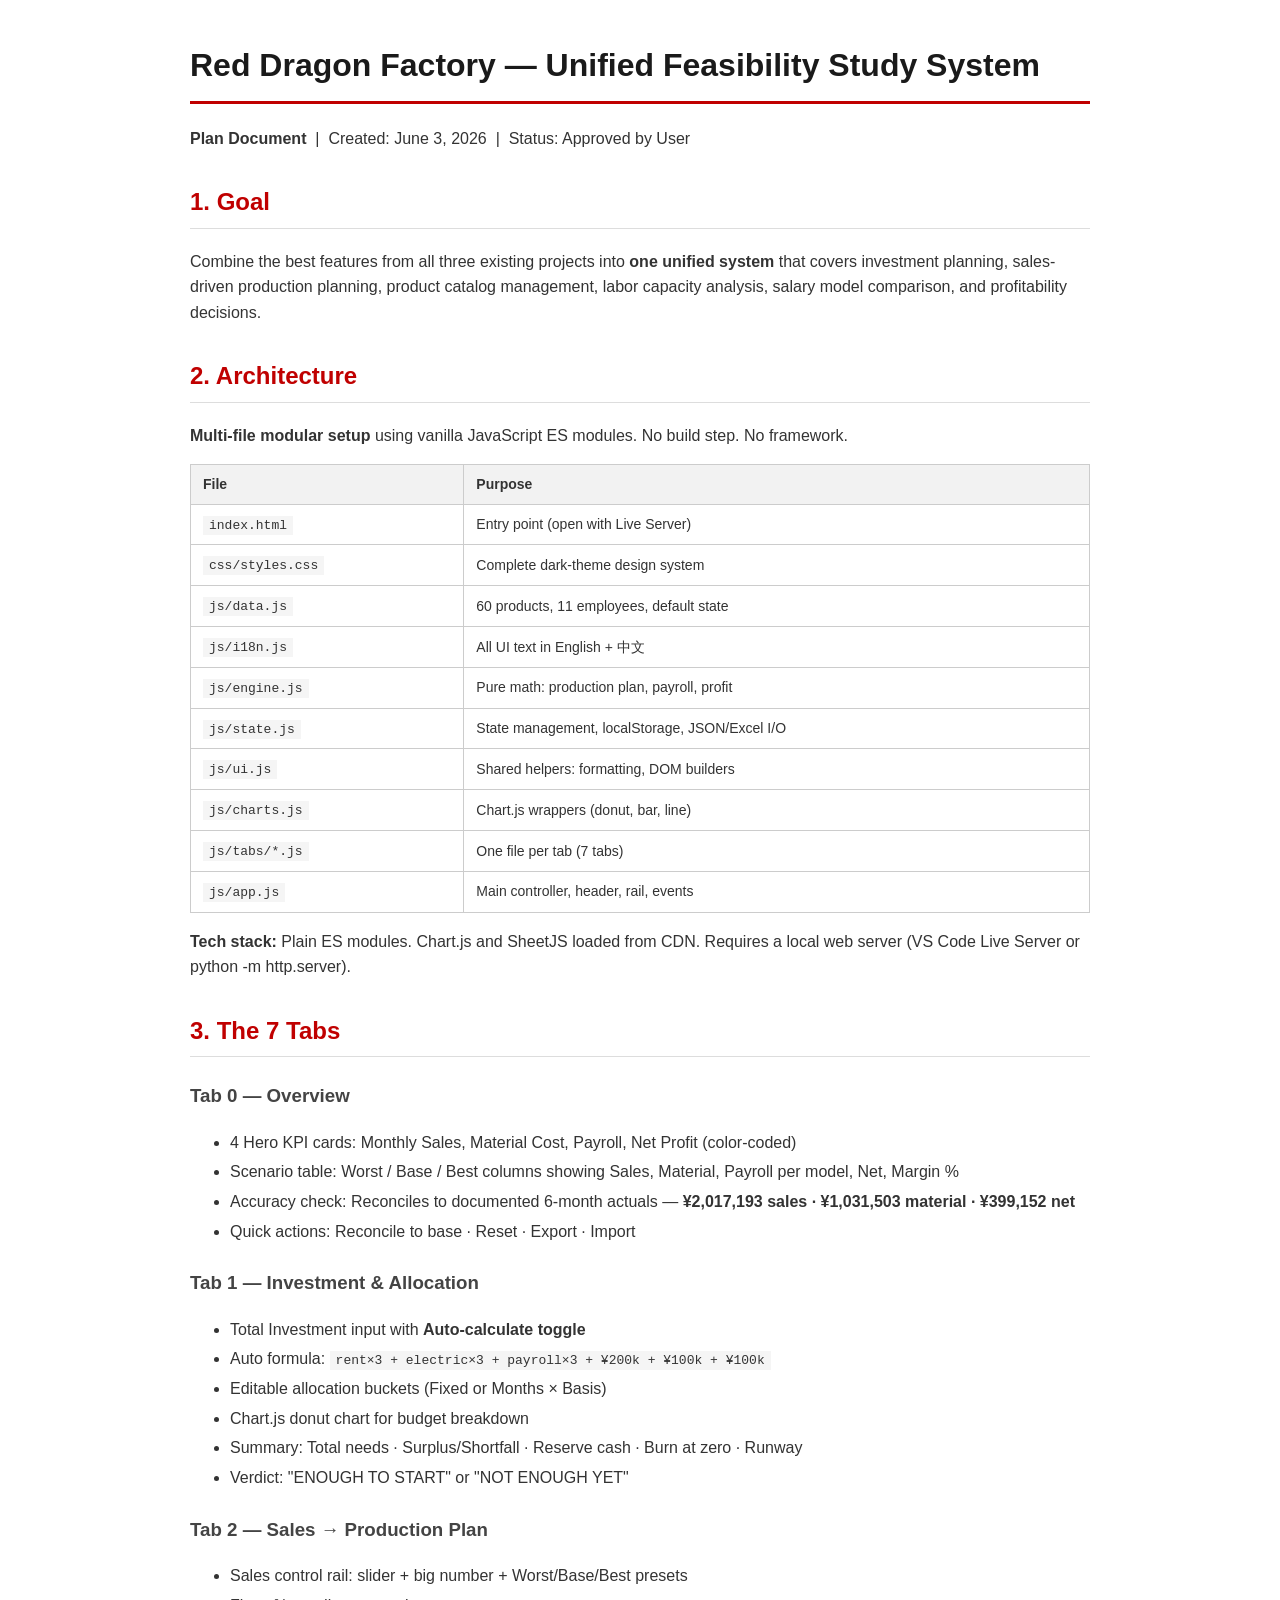
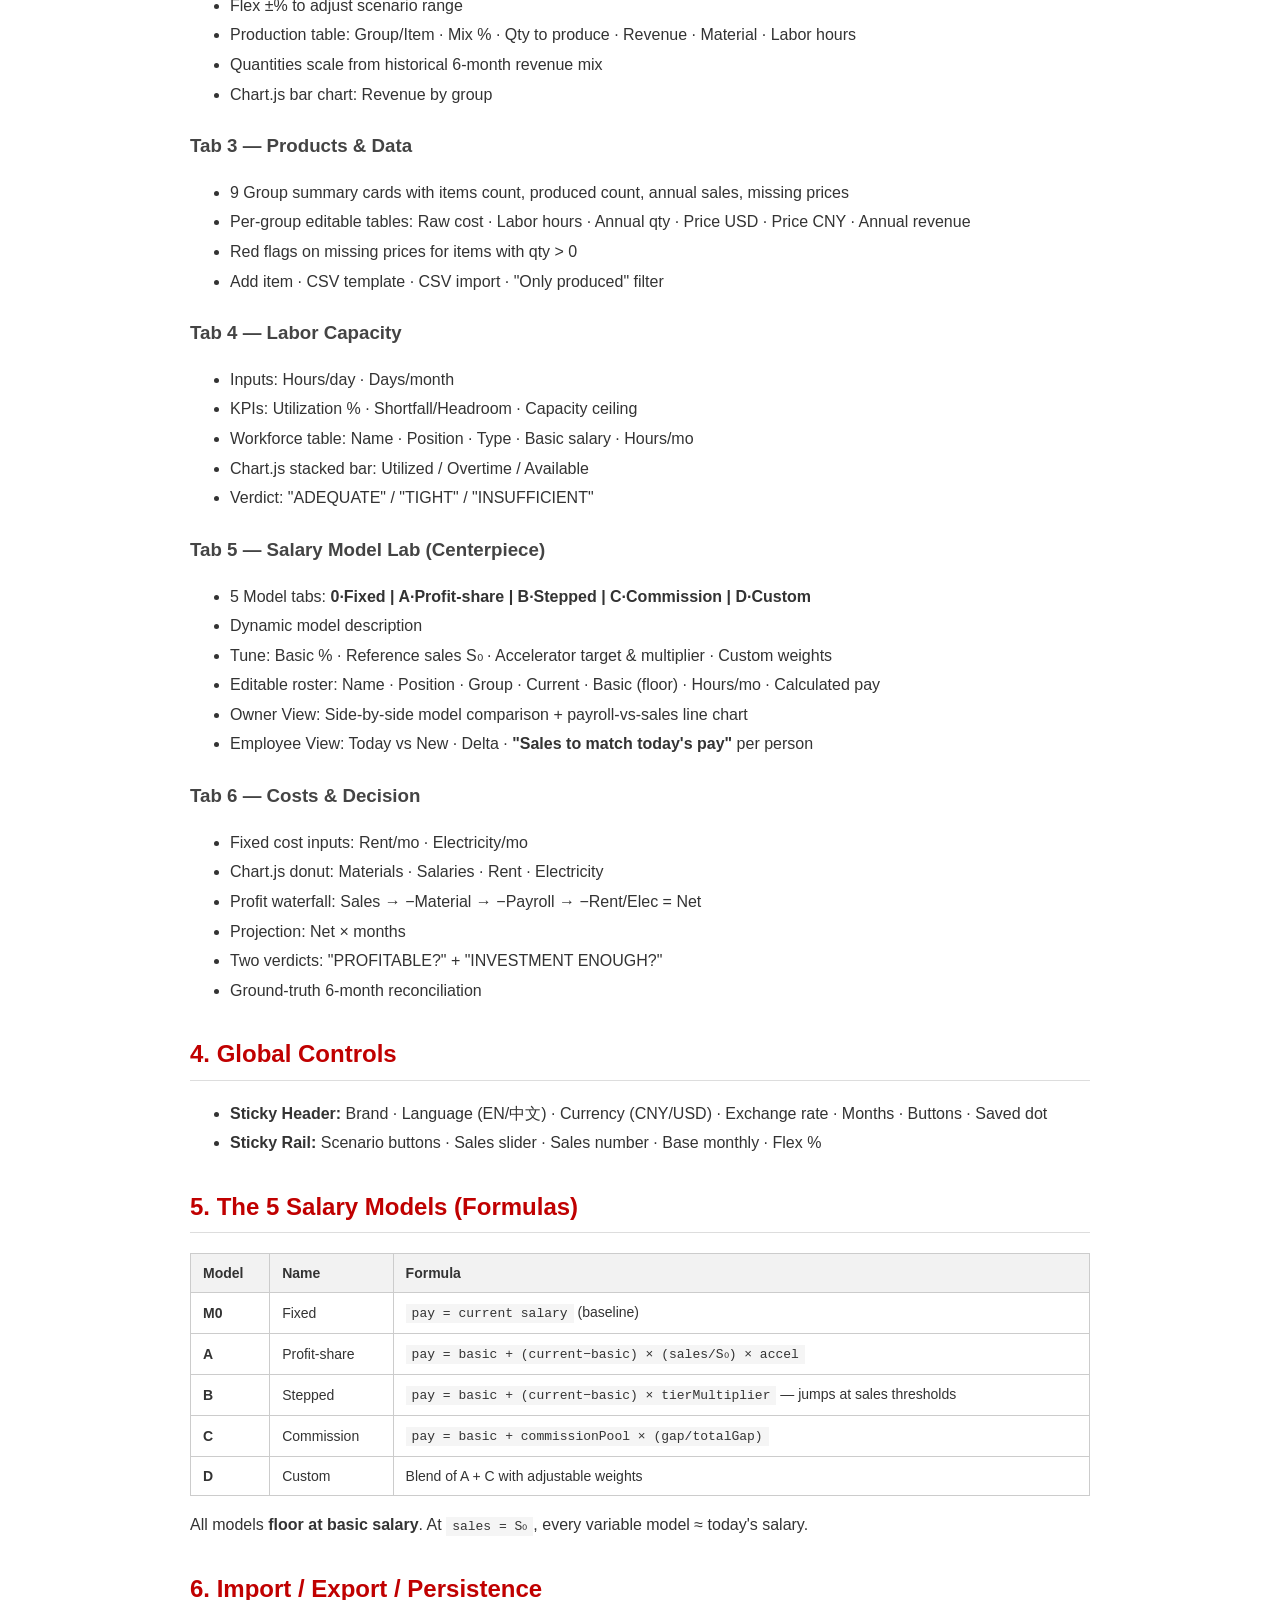
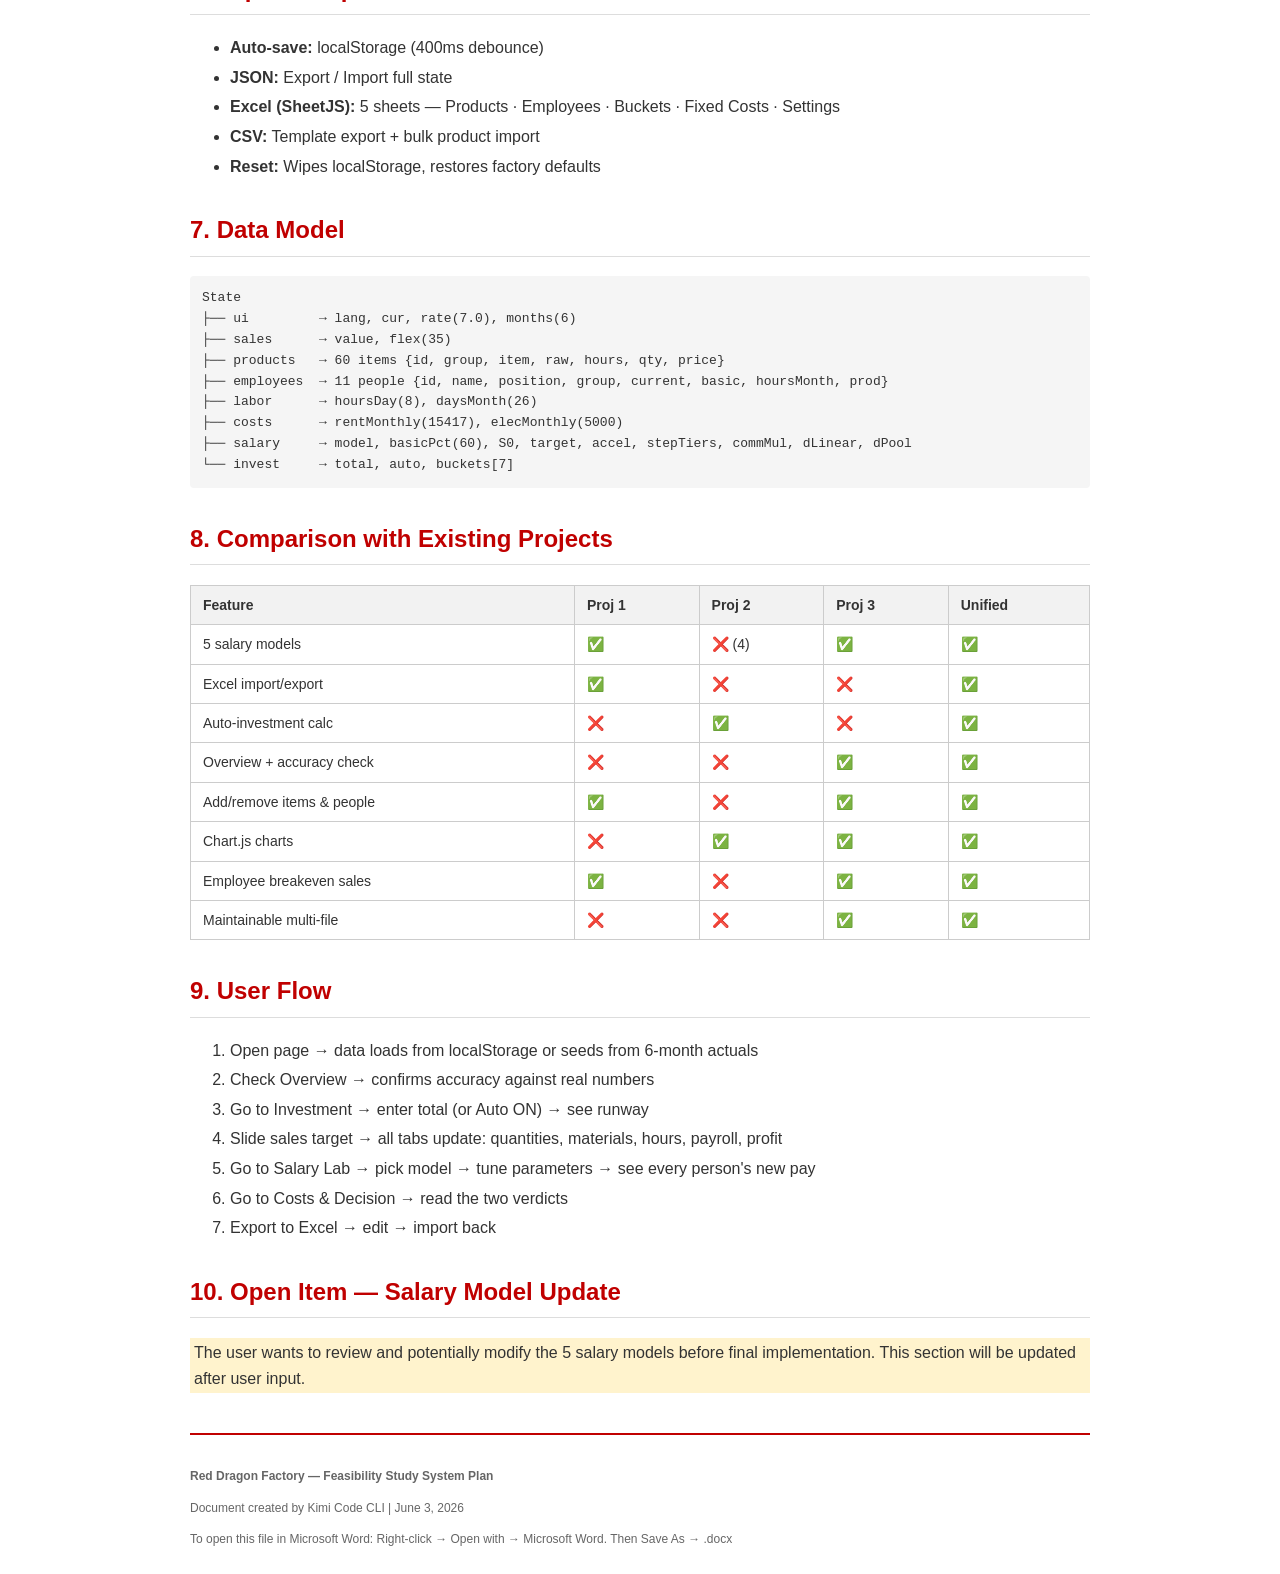
<file: factory-unified/Factory_Feasibility_Study_Plan.html>
<!DOCTYPE html>
<html>
<head>
<meta charset="UTF-8">
<title>Factory Feasibility Study — Unified System Plan</title>
<style>
body { font-family: Calibri, Arial, sans-serif; max-width: 900px; margin: 40px auto; padding: 0 20px; color: #333; line-height: 1.6; }
h1 { color: #1a1a1a; border-bottom: 3px solid #c00000; padding-bottom: 10px; }
h2 { color: #c00000; margin-top: 32px; border-bottom: 1px solid #ddd; padding-bottom: 6px; }
h3 { color: #444; margin-top: 24px; }
table { border-collapse: collapse; width: 100%; margin: 16px 0; font-size: 14px; }
th, td { border: 1px solid #ccc; padding: 8px 12px; text-align: left; }
th { background: #f2f2f2; font-weight: bold; }
.code { background: #f5f5f5; padding: 2px 6px; font-family: Consolas, monospace; font-size: 13px; }
.highlight { background: #fff3cd; padding: 2px 4px; }
ul { margin: 8px 0; }
li { margin: 4px 0; }
.footer { margin-top: 40px; padding-top: 20px; border-top: 2px solid #c00000; font-size: 12px; color: #666; }
</style>
</head>
<body>

<h1>Red Dragon Factory — Unified Feasibility Study System</h1>
<p><strong>Plan Document</strong> &nbsp;|&nbsp; Created: June 3, 2026 &nbsp;|&nbsp; Status: Approved by User</p>

<h2>1. Goal</h2>
<p>Combine the best features from all three existing projects into <strong>one unified system</strong> that covers investment planning, sales-driven production planning, product catalog management, labor capacity analysis, salary model comparison, and profitability decisions.</p>

<h2>2. Architecture</h2>
<p><strong>Multi-file modular setup</strong> using vanilla JavaScript ES modules. No build step. No framework.</p>

<table>
<tr><th>File</th><th>Purpose</th></tr>
<tr><td><span class="code">index.html</span></td><td>Entry point (open with Live Server)</td></tr>
<tr><td><span class="code">css/styles.css</span></td><td>Complete dark-theme design system</td></tr>
<tr><td><span class="code">js/data.js</span></td><td>60 products, 11 employees, default state</td></tr>
<tr><td><span class="code">js/i18n.js</span></td><td>All UI text in English + 中文</td></tr>
<tr><td><span class="code">js/engine.js</span></td><td>Pure math: production plan, payroll, profit</td></tr>
<tr><td><span class="code">js/state.js</span></td><td>State management, localStorage, JSON/Excel I/O</td></tr>
<tr><td><span class="code">js/ui.js</span></td><td>Shared helpers: formatting, DOM builders</td></tr>
<tr><td><span class="code">js/charts.js</span></td><td>Chart.js wrappers (donut, bar, line)</td></tr>
<tr><td><span class="code">js/tabs/*.js</span></td><td>One file per tab (7 tabs)</td></tr>
<tr><td><span class="code">js/app.js</span></td><td>Main controller, header, rail, events</td></tr>
</table>

<p><strong>Tech stack:</strong> Plain ES modules. Chart.js and SheetJS loaded from CDN. Requires a local web server (VS Code Live Server or python -m http.server).</p>

<h2>3. The 7 Tabs</h2>

<h3>Tab 0 — Overview</h3>
<ul>
<li>4 Hero KPI cards: Monthly Sales, Material Cost, Payroll, Net Profit (color-coded)</li>
<li>Scenario table: Worst / Base / Best columns showing Sales, Material, Payroll per model, Net, Margin %</li>
<li>Accuracy check: Reconciles to documented 6-month actuals — <strong>¥2,017,193 sales · ¥1,031,503 material · ¥399,152 net</strong></li>
<li>Quick actions: Reconcile to base · Reset · Export · Import</li>
</ul>

<h3>Tab 1 — Investment & Allocation</h3>
<ul>
<li>Total Investment input with <strong>Auto-calculate toggle</strong></li>
<li>Auto formula: <span class="code">rent×3 + electric×3 + payroll×3 + ¥200k + ¥100k + ¥100k</span></li>
<li>Editable allocation buckets (Fixed or Months × Basis)</li>
<li>Chart.js donut chart for budget breakdown</li>
<li>Summary: Total needs · Surplus/Shortfall · Reserve cash · Burn at zero · Runway</li>
<li>Verdict: "ENOUGH TO START" or "NOT ENOUGH YET"</li>
</ul>

<h3>Tab 2 — Sales → Production Plan</h3>
<ul>
<li>Sales control rail: slider + big number + Worst/Base/Best presets</li>
<li>Flex ±% to adjust scenario range</li>
<li>Production table: Group/Item · Mix % · Qty to produce · Revenue · Material · Labor hours</li>
<li>Quantities scale from historical 6-month revenue mix</li>
<li>Chart.js bar chart: Revenue by group</li>
</ul>

<h3>Tab 3 — Products & Data</h3>
<ul>
<li>9 Group summary cards with items count, produced count, annual sales, missing prices</li>
<li>Per-group editable tables: Raw cost · Labor hours · Annual qty · Price USD · Price CNY · Annual revenue</li>
<li>Red flags on missing prices for items with qty > 0</li>
<li>Add item · CSV template · CSV import · "Only produced" filter</li>
</ul>

<h3>Tab 4 — Labor Capacity</h3>
<ul>
<li>Inputs: Hours/day · Days/month</li>
<li>KPIs: Utilization % · Shortfall/Headroom · Capacity ceiling</li>
<li>Workforce table: Name · Position · Type · Basic salary · Hours/mo</li>
<li>Chart.js stacked bar: Utilized / Overtime / Available</li>
<li>Verdict: "ADEQUATE" / "TIGHT" / "INSUFFICIENT"</li>
</ul>

<h3>Tab 5 — Salary Model Lab (Centerpiece)</h3>
<ul>
<li>5 Model tabs: <strong>0·Fixed | A·Profit-share | B·Stepped | C·Commission | D·Custom</strong></li>
<li>Dynamic model description</li>
<li>Tune: Basic % · Reference sales S₀ · Accelerator target & multiplier · Custom weights</li>
<li>Editable roster: Name · Position · Group · Current · Basic (floor) · Hours/mo · Calculated pay</li>
<li>Owner View: Side-by-side model comparison + payroll-vs-sales line chart</li>
<li>Employee View: Today vs New · Delta · <strong>"Sales to match today's pay"</strong> per person</li>
</ul>

<h3>Tab 6 — Costs & Decision</h3>
<ul>
<li>Fixed cost inputs: Rent/mo · Electricity/mo</li>
<li>Chart.js donut: Materials · Salaries · Rent · Electricity</li>
<li>Profit waterfall: Sales → −Material → −Payroll → −Rent/Elec = Net</li>
<li>Projection: Net × months</li>
<li>Two verdicts: "PROFITABLE?" + "INVESTMENT ENOUGH?"</li>
<li>Ground-truth 6-month reconciliation</li>
</ul>

<h2>4. Global Controls</h2>
<ul>
<li><strong>Sticky Header:</strong> Brand · Language (EN/中文) · Currency (CNY/USD) · Exchange rate · Months · Buttons · Saved dot</li>
<li><strong>Sticky Rail:</strong> Scenario buttons · Sales slider · Sales number · Base monthly · Flex %</li>
</ul>

<h2>5. The 5 Salary Models (Formulas)</h2>

<table>
<tr><th>Model</th><th>Name</th><th>Formula</th></tr>
<tr><td><strong>M0</strong></td><td>Fixed</td><td><span class="code">pay = current salary</span> (baseline)</td></tr>
<tr><td><strong>A</strong></td><td>Profit-share</td><td><span class="code">pay = basic + (current−basic) × (sales/S₀) × accel</span></td></tr>
<tr><td><strong>B</strong></td><td>Stepped</td><td><span class="code">pay = basic + (current−basic) × tierMultiplier</span> — jumps at sales thresholds</td></tr>
<tr><td><strong>C</strong></td><td>Commission</td><td><span class="code">pay = basic + commissionPool × (gap/totalGap)</span></td></tr>
<tr><td><strong>D</strong></td><td>Custom</td><td>Blend of A + C with adjustable weights</td></tr>
</table>

<p>All models <strong>floor at basic salary</strong>. At <span class="code">sales = S₀</span>, every variable model ≈ today's salary.</p>

<h2>6. Import / Export / Persistence</h2>
<ul>
<li><strong>Auto-save:</strong> localStorage (400ms debounce)</li>
<li><strong>JSON:</strong> Export / Import full state</li>
<li><strong>Excel (SheetJS):</strong> 5 sheets — Products · Employees · Buckets · Fixed Costs · Settings</li>
<li><strong>CSV:</strong> Template export + bulk product import</li>
<li><strong>Reset:</strong> Wipes localStorage, restores factory defaults</li>
</ul>

<h2>7. Data Model</h2>
<pre style="background:#f5f5f5;padding:12px;border-radius:4px;">
State
├── ui         → lang, cur, rate(7.0), months(6)
├── sales      → value, flex(35)
├── products   → 60 items {id, group, item, raw, hours, qty, price}
├── employees  → 11 people {id, name, position, group, current, basic, hoursMonth, prod}
├── labor      → hoursDay(8), daysMonth(26)
├── costs      → rentMonthly(15417), elecMonthly(5000)
├── salary     → model, basicPct(60), S0, target, accel, stepTiers, commMul, dLinear, dPool
└── invest     → total, auto, buckets[7]
</pre>

<h2>8. Comparison with Existing Projects</h2>

<table>
<tr><th>Feature</th><th>Proj 1</th><th>Proj 2</th><th>Proj 3</th><th><strong>Unified</strong></th></tr>
<tr><td>5 salary models</td><td>✅</td><td>❌ (4)</td><td>✅</td><td>✅</td></tr>
<tr><td>Excel import/export</td><td>✅</td><td>❌</td><td>❌</td><td>✅</td></tr>
<tr><td>Auto-investment calc</td><td>❌</td><td>✅</td><td>❌</td><td>✅</td></tr>
<tr><td>Overview + accuracy check</td><td>❌</td><td>❌</td><td>✅</td><td>✅</td></tr>
<tr><td>Add/remove items & people</td><td>✅</td><td>❌</td><td>✅</td><td>✅</td></tr>
<tr><td>Chart.js charts</td><td>❌</td><td>✅</td><td>✅</td><td>✅</td></tr>
<tr><td>Employee breakeven sales</td><td>✅</td><td>❌</td><td>✅</td><td>✅</td></tr>
<tr><td>Maintainable multi-file</td><td>❌</td><td>❌</td><td>✅</td><td>✅</td></tr>
</table>

<h2>9. User Flow</h2>
<ol>
<li>Open page → data loads from localStorage or seeds from 6-month actuals</li>
<li>Check Overview → confirms accuracy against real numbers</li>
<li>Go to Investment → enter total (or Auto ON) → see runway</li>
<li>Slide sales target → all tabs update: quantities, materials, hours, payroll, profit</li>
<li>Go to Salary Lab → pick model → tune parameters → see every person's new pay</li>
<li>Go to Costs & Decision → read the two verdicts</li>
<li>Export to Excel → edit → import back</li>
</ol>

<h2>10. Open Item — Salary Model Update</h2>
<p class="highlight">The user wants to review and potentially modify the 5 salary models before final implementation. This section will be updated after user input.</p>

<div class="footer">
<p><strong>Red Dragon Factory — Feasibility Study System Plan</strong></p>
<p>Document created by Kimi Code CLI | June 3, 2026</p>
<p>To open this file in Microsoft Word: Right-click → Open with → Microsoft Word. Then Save As → .docx</p>
</div>

</body>
</html>
</file>
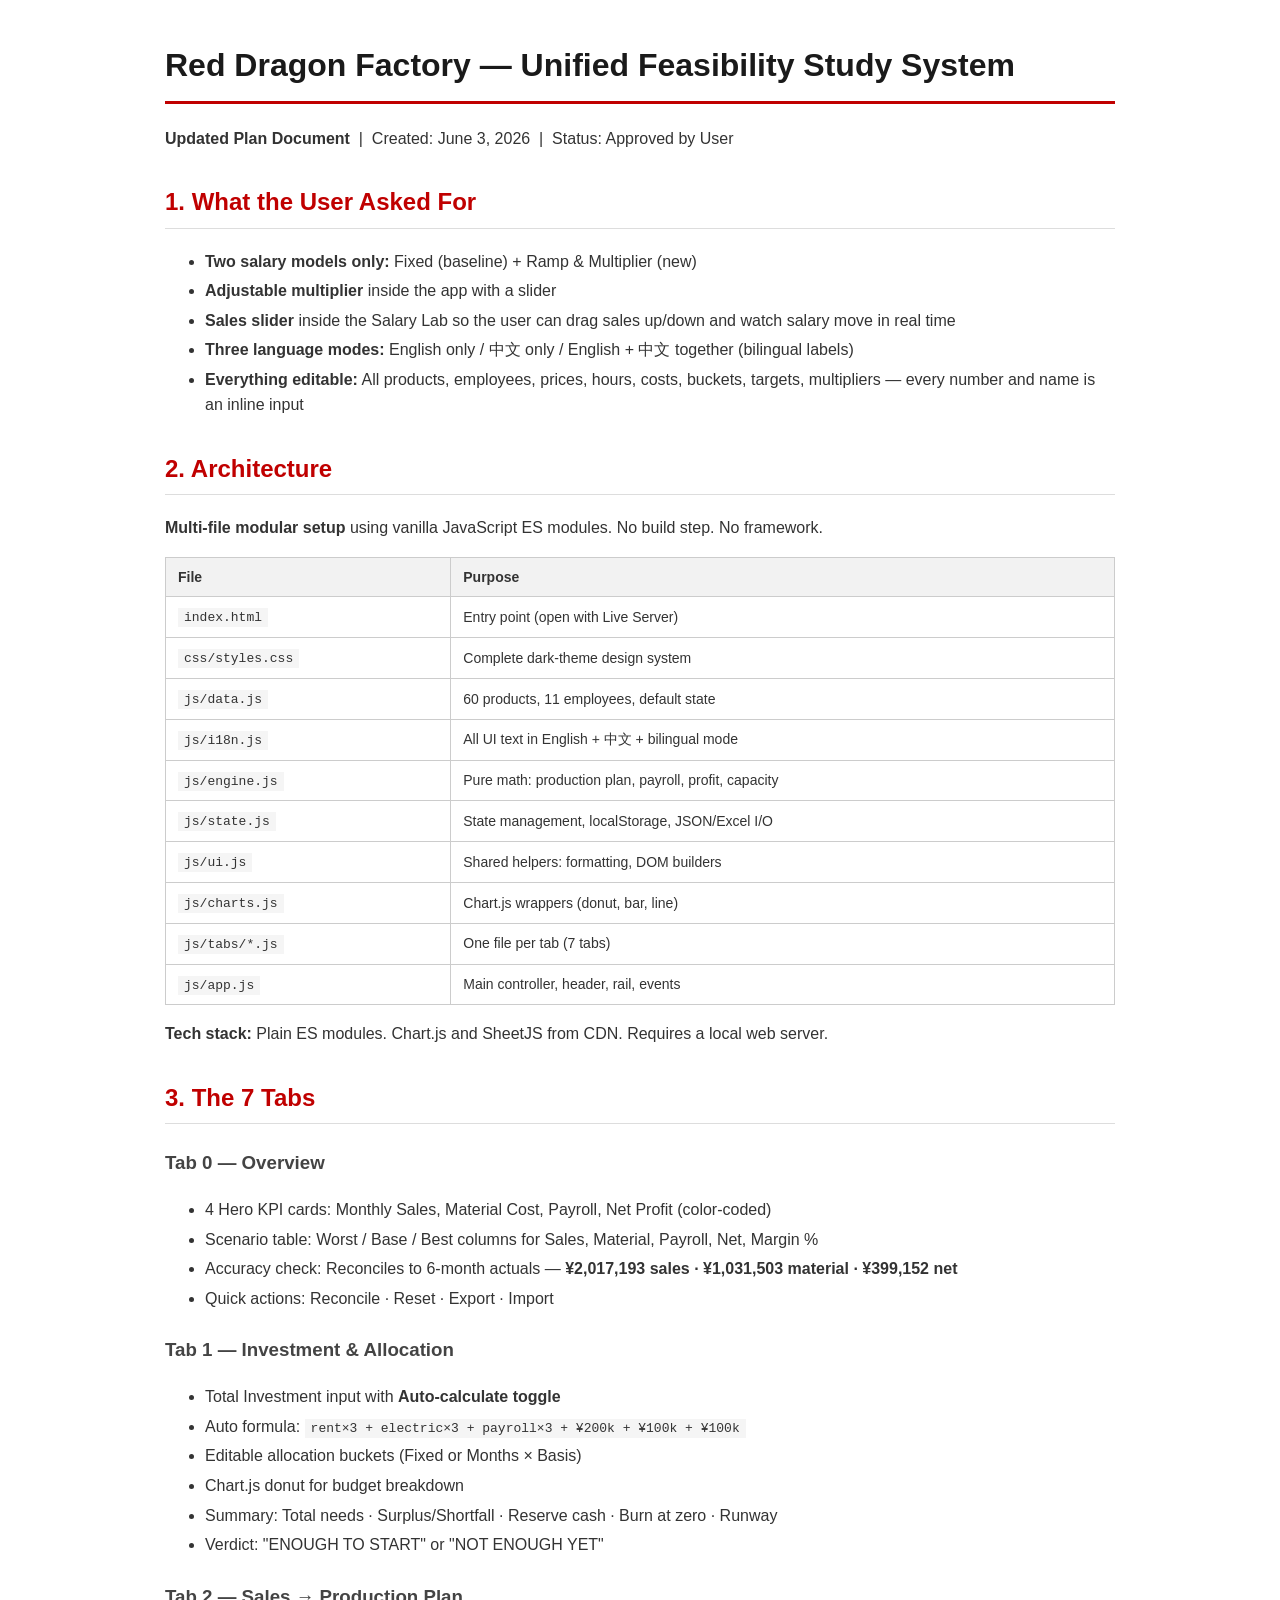
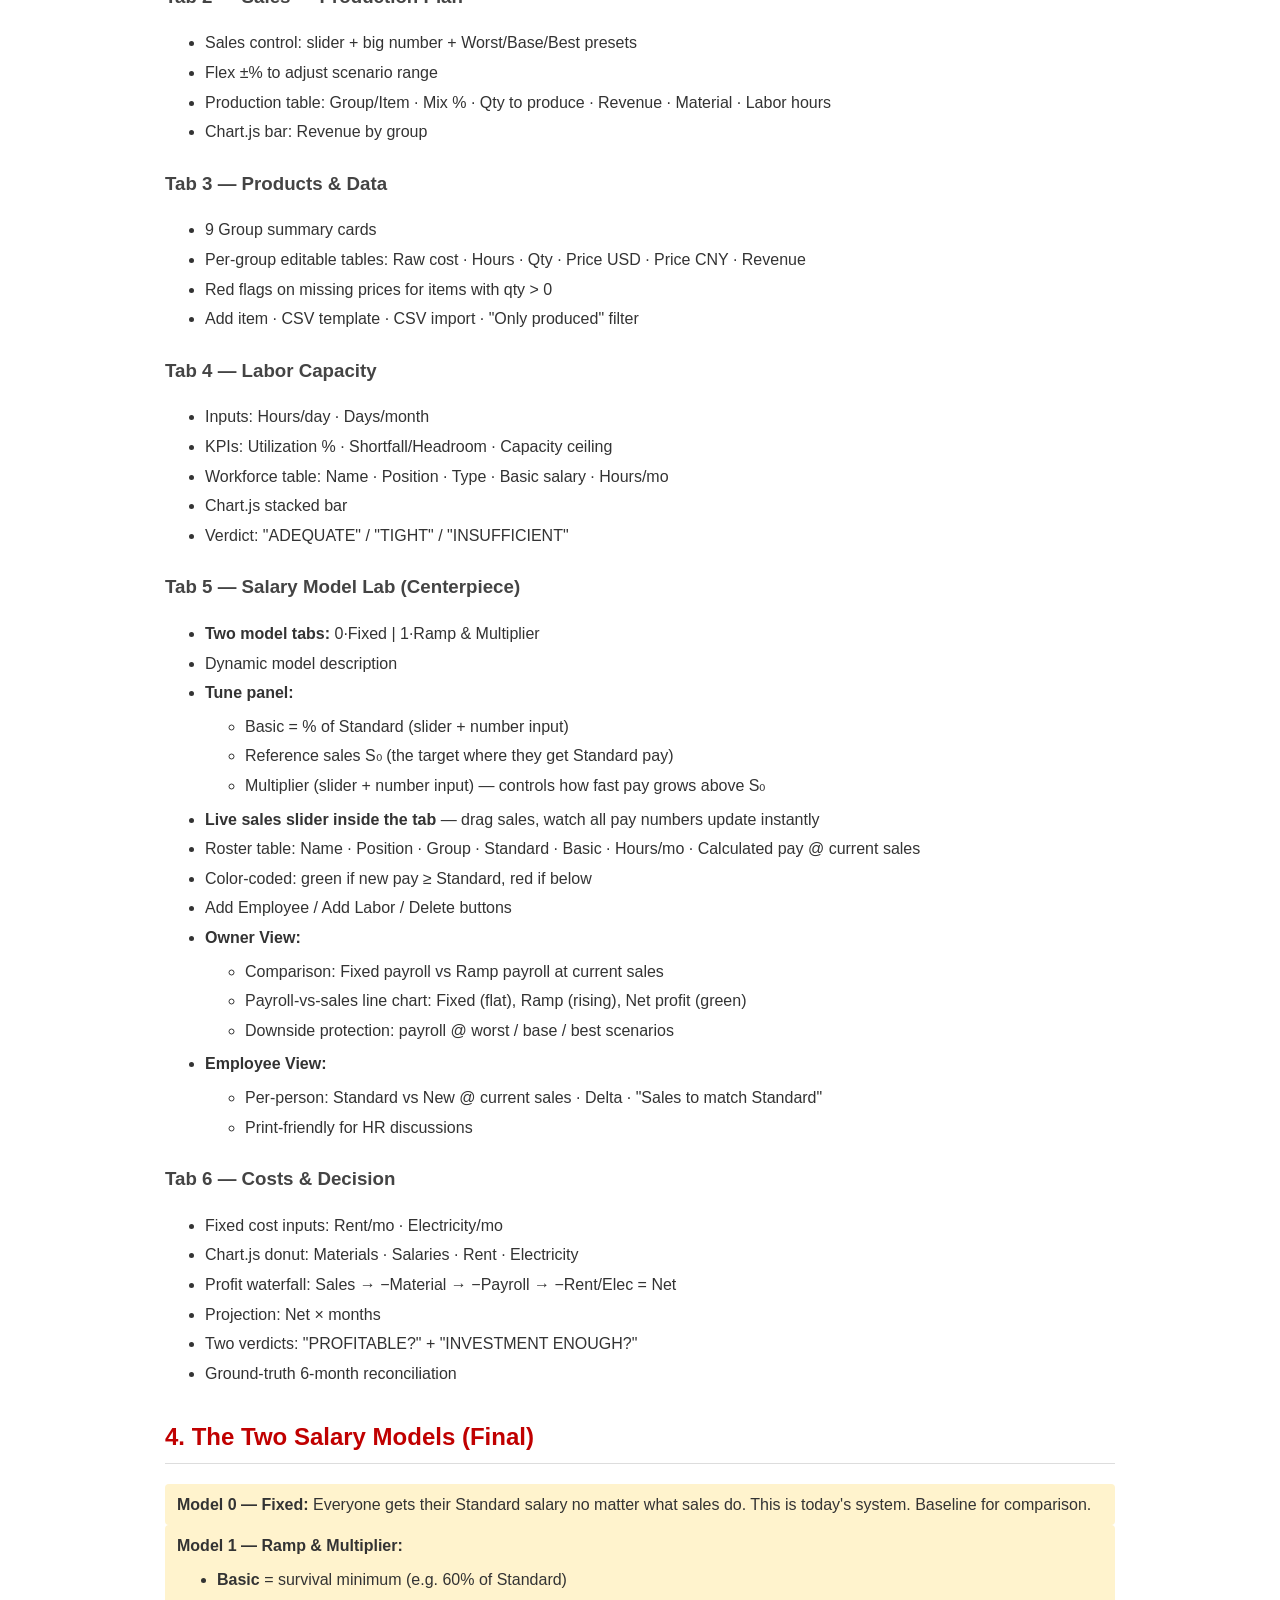
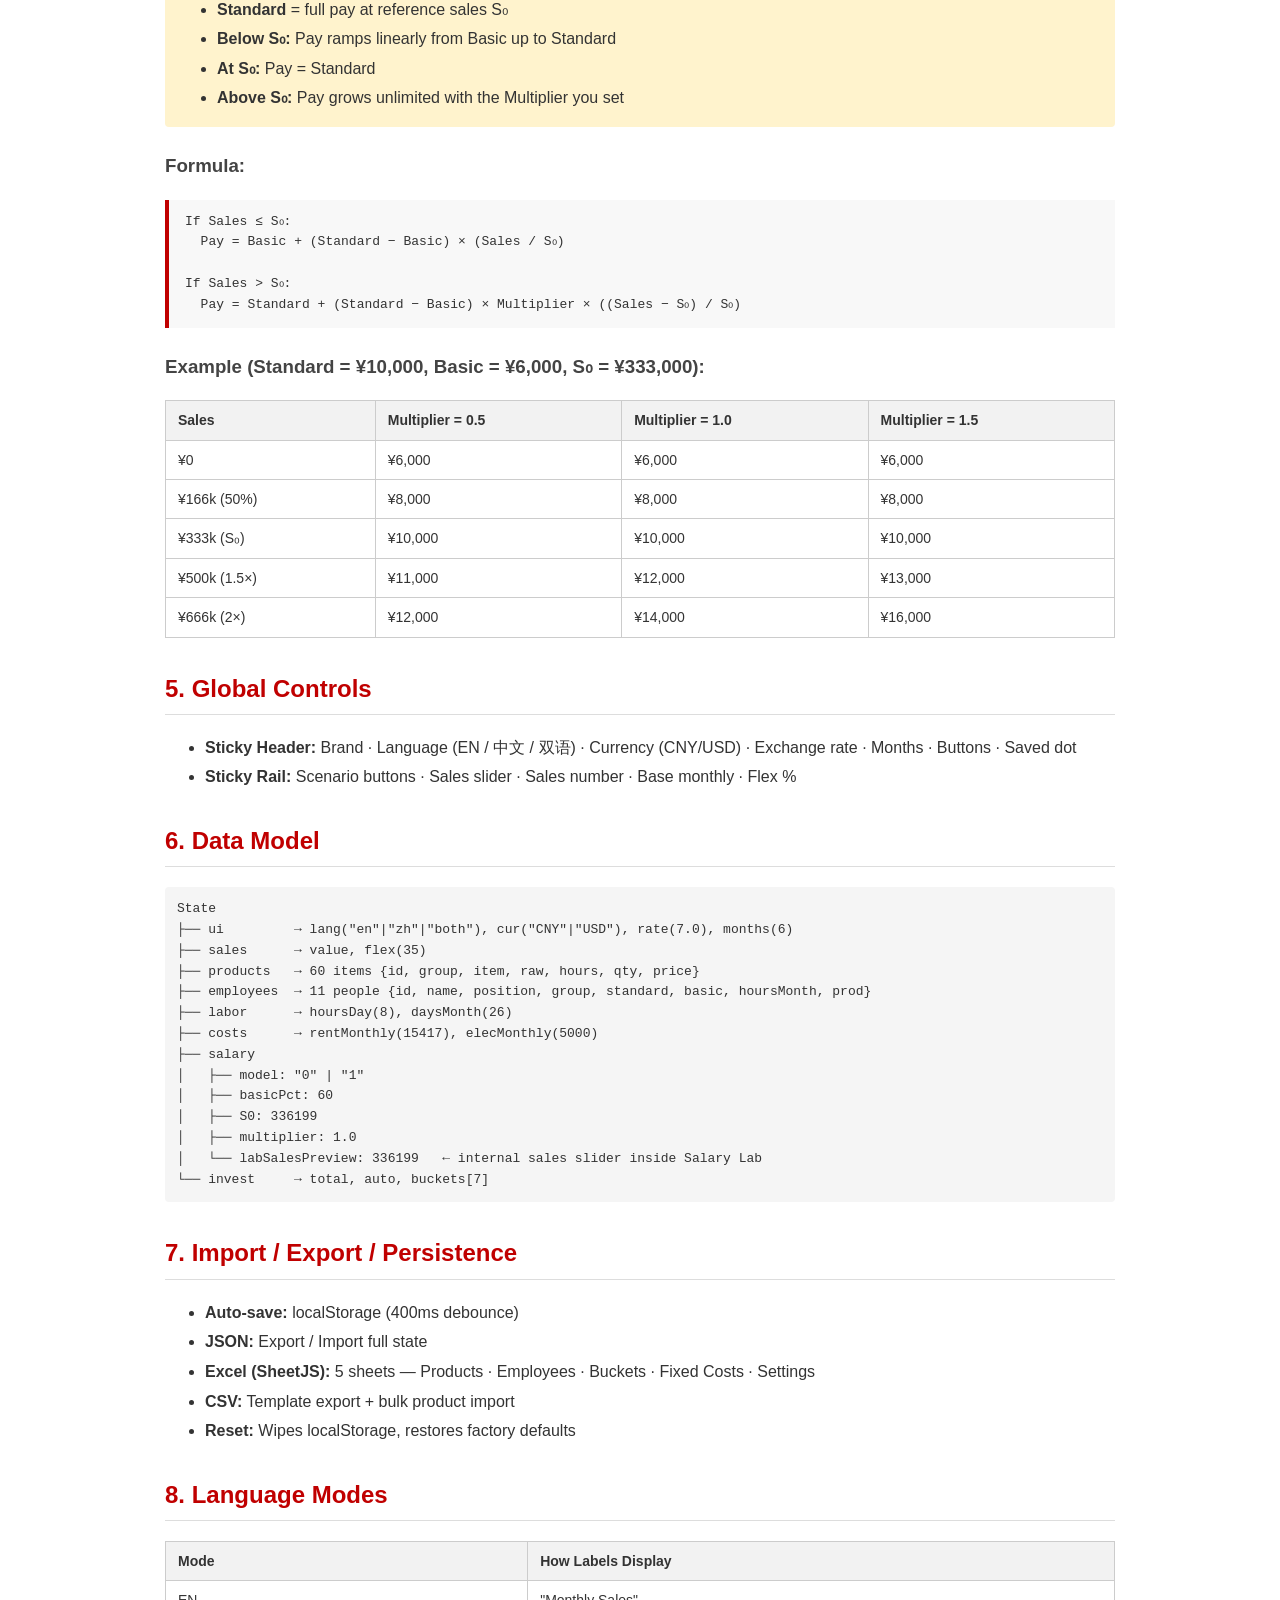
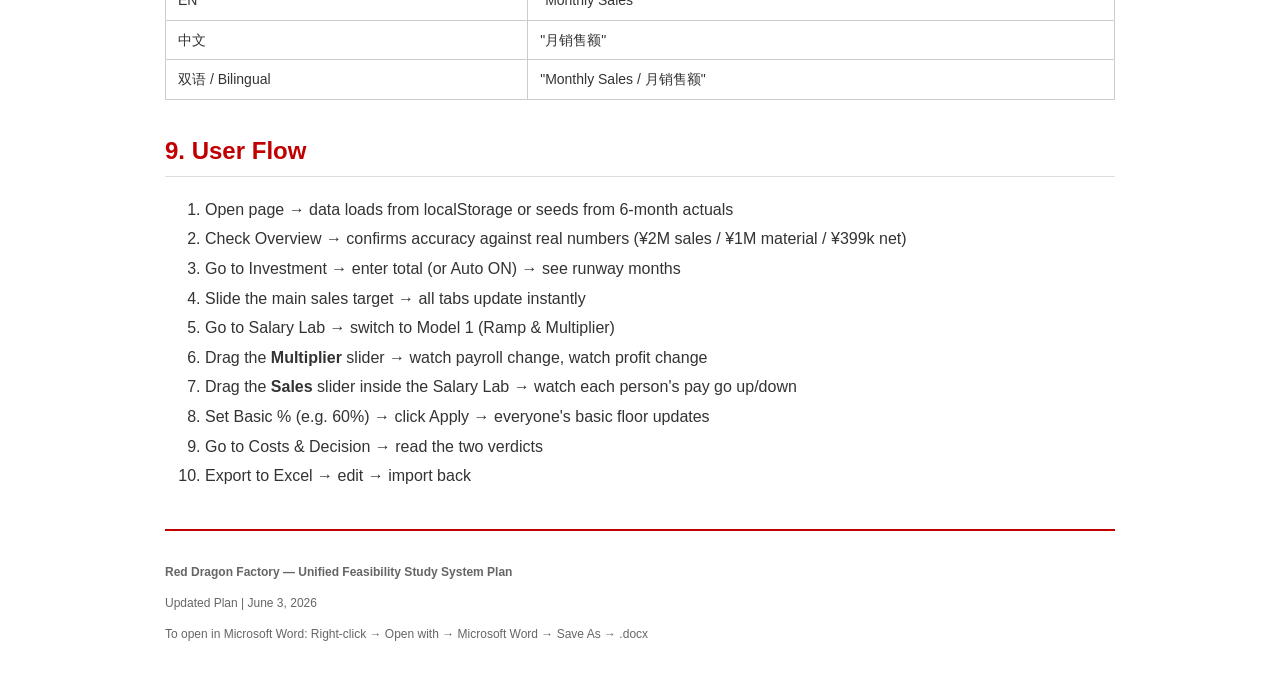
<file: factory-unified/Factory_Feasibility_Study_Plan_Updated.html>
<!DOCTYPE html>
<html>
<head>
<meta charset="UTF-8">
<title>Red Dragon Factory — Unified System Plan (Updated)</title>
<style>
body { font-family: Calibri, Arial, sans-serif; max-width: 950px; margin: 40px auto; padding: 0 20px; color: #333; line-height: 1.6; }
h1 { color: #1a1a1a; border-bottom: 3px solid #c00000; padding-bottom: 10px; }
h2 { color: #c00000; margin-top: 32px; border-bottom: 1px solid #ddd; padding-bottom: 6px; }
h3 { color: #444; margin-top: 24px; }
table { border-collapse: collapse; width: 100%; margin: 16px 0; font-size: 14px; }
th, td { border: 1px solid #ccc; padding: 8px 12px; text-align: left; }
th { background: #f2f2f2; font-weight: bold; }
.code { background: #f5f5f5; padding: 2px 6px; font-family: Consolas, monospace; font-size: 13px; }
.highlight { background: #fff3cd; padding: 8px 12px; border-radius: 4px; }
ul { margin: 8px 0; }
li { margin: 4px 0; }
.footer { margin-top: 40px; padding-top: 20px; border-top: 2px solid #c00000; font-size: 12px; color: #666; }
.formula { background: #f8f8f8; padding: 12px 16px; border-left: 4px solid #c00000; font-family: Consolas, monospace; font-size: 13px; margin: 12px 0; }
</style>
</head>
<body>

<h1>Red Dragon Factory — Unified Feasibility Study System</h1>
<p><strong>Updated Plan Document</strong> &nbsp;|&nbsp; Created: June 3, 2026 &nbsp;|&nbsp; Status: Approved by User</p>

<h2>1. What the User Asked For</h2>
<ul>
<li><strong>Two salary models only:</strong> Fixed (baseline) + Ramp &amp; Multiplier (new)</li>
<li><strong>Adjustable multiplier</strong> inside the app with a slider</li>
<li><strong>Sales slider</strong> inside the Salary Lab so the user can drag sales up/down and watch salary move in real time</li>
<li><strong>Three language modes:</strong> English only / 中文 only / English + 中文 together (bilingual labels)</li>
<li><strong>Everything editable:</strong> All products, employees, prices, hours, costs, buckets, targets, multipliers — every number and name is an inline input</li>
</ul>

<h2>2. Architecture</h2>
<p><strong>Multi-file modular setup</strong> using vanilla JavaScript ES modules. No build step. No framework.</p>

<table>
<tr><th>File</th><th>Purpose</th></tr>
<tr><td><span class="code">index.html</span></td><td>Entry point (open with Live Server)</td></tr>
<tr><td><span class="code">css/styles.css</span></td><td>Complete dark-theme design system</td></tr>
<tr><td><span class="code">js/data.js</span></td><td>60 products, 11 employees, default state</td></tr>
<tr><td><span class="code">js/i18n.js</span></td><td>All UI text in English + 中文 + bilingual mode</td></tr>
<tr><td><span class="code">js/engine.js</span></td><td>Pure math: production plan, payroll, profit, capacity</td></tr>
<tr><td><span class="code">js/state.js</span></td><td>State management, localStorage, JSON/Excel I/O</td></tr>
<tr><td><span class="code">js/ui.js</span></td><td>Shared helpers: formatting, DOM builders</td></tr>
<tr><td><span class="code">js/charts.js</span></td><td>Chart.js wrappers (donut, bar, line)</td></tr>
<tr><td><span class="code">js/tabs/*.js</span></td><td>One file per tab (7 tabs)</td></tr>
<tr><td><span class="code">js/app.js</span></td><td>Main controller, header, rail, events</td></tr>
</table>

<p><strong>Tech stack:</strong> Plain ES modules. Chart.js and SheetJS from CDN. Requires a local web server.</p>

<h2>3. The 7 Tabs</h2>

<h3>Tab 0 — Overview</h3>
<ul>
<li>4 Hero KPI cards: Monthly Sales, Material Cost, Payroll, Net Profit (color-coded)</li>
<li>Scenario table: Worst / Base / Best columns for Sales, Material, Payroll, Net, Margin %</li>
<li>Accuracy check: Reconciles to 6-month actuals — <strong>¥2,017,193 sales · ¥1,031,503 material · ¥399,152 net</strong></li>
<li>Quick actions: Reconcile · Reset · Export · Import</li>
</ul>

<h3>Tab 1 — Investment &amp; Allocation</h3>
<ul>
<li>Total Investment input with <strong>Auto-calculate toggle</strong></li>
<li>Auto formula: <span class="code">rent×3 + electric×3 + payroll×3 + ¥200k + ¥100k + ¥100k</span></li>
<li>Editable allocation buckets (Fixed or Months × Basis)</li>
<li>Chart.js donut for budget breakdown</li>
<li>Summary: Total needs · Surplus/Shortfall · Reserve cash · Burn at zero · Runway</li>
<li>Verdict: "ENOUGH TO START" or "NOT ENOUGH YET"</li>
</ul>

<h3>Tab 2 — Sales → Production Plan</h3>
<ul>
<li>Sales control: slider + big number + Worst/Base/Best presets</li>
<li>Flex ±% to adjust scenario range</li>
<li>Production table: Group/Item · Mix % · Qty to produce · Revenue · Material · Labor hours</li>
<li>Chart.js bar: Revenue by group</li>
</ul>

<h3>Tab 3 — Products &amp; Data</h3>
<ul>
<li>9 Group summary cards</li>
<li>Per-group editable tables: Raw cost · Hours · Qty · Price USD · Price CNY · Revenue</li>
<li>Red flags on missing prices for items with qty &gt; 0</li>
<li>Add item · CSV template · CSV import · "Only produced" filter</li>
</ul>

<h3>Tab 4 — Labor Capacity</h3>
<ul>
<li>Inputs: Hours/day · Days/month</li>
<li>KPIs: Utilization % · Shortfall/Headroom · Capacity ceiling</li>
<li>Workforce table: Name · Position · Type · Basic salary · Hours/mo</li>
<li>Chart.js stacked bar</li>
<li>Verdict: "ADEQUATE" / "TIGHT" / "INSUFFICIENT"</li>
</ul>

<h3>Tab 5 — Salary Model Lab (Centerpiece)</h3>
<ul>
<li><strong>Two model tabs:</strong> 0·Fixed | 1·Ramp &amp; Multiplier</li>
<li>Dynamic model description</li>
<li><strong>Tune panel:</strong>
  <ul>
    <li>Basic = % of Standard (slider + number input)</li>
    <li>Reference sales S₀ (the target where they get Standard pay)</li>
    <li>Multiplier (slider + number input) — controls how fast pay grows above S₀</li>
  </ul>
</li>
<li><strong>Live sales slider inside the tab</strong> — drag sales, watch all pay numbers update instantly</li>
<li>Roster table: Name · Position · Group · Standard · Basic · Hours/mo · Calculated pay @ current sales</li>
<li>Color-coded: green if new pay ≥ Standard, red if below</li>
<li>Add Employee / Add Labor / Delete buttons</li>
<li><strong>Owner View:</strong>
  <ul>
    <li>Comparison: Fixed payroll vs Ramp payroll at current sales</li>
    <li>Payroll-vs-sales line chart: Fixed (flat), Ramp (rising), Net profit (green)</li>
    <li>Downside protection: payroll @ worst / base / best scenarios</li>
  </ul>
</li>
<li><strong>Employee View:</strong>
  <ul>
    <li>Per-person: Standard vs New @ current sales · Delta · "Sales to match Standard"</li>
    <li>Print-friendly for HR discussions</li>
  </ul>
</li>
</ul>

<h3>Tab 6 — Costs &amp; Decision</h3>
<ul>
<li>Fixed cost inputs: Rent/mo · Electricity/mo</li>
<li>Chart.js donut: Materials · Salaries · Rent · Electricity</li>
<li>Profit waterfall: Sales → −Material → −Payroll → −Rent/Elec = Net</li>
<li>Projection: Net × months</li>
<li>Two verdicts: "PROFITABLE?" + "INVESTMENT ENOUGH?"</li>
<li>Ground-truth 6-month reconciliation</li>
</ul>

<h2>4. The Two Salary Models (Final)</h2>

<div class="highlight">
<strong>Model 0 — Fixed:</strong> Everyone gets their Standard salary no matter what sales do. This is today's system. Baseline for comparison.
</div>

<div class="highlight">
<strong>Model 1 — Ramp &amp; Multiplier:</strong>
<ul>
<li><strong>Basic</strong> = survival minimum (e.g. 60% of Standard)</li>
<li><strong>Standard</strong> = full pay at reference sales S₀</li>
<li><strong>Below S₀:</strong> Pay ramps linearly from Basic up to Standard</li>
<li><strong>At S₀:</strong> Pay = Standard</li>
<li><strong>Above S₀:</strong> Pay grows unlimited with the Multiplier you set</li>
</ul>
</div>

<h3>Formula:</h3>
<div class="formula">
If Sales ≤ S₀:<br>
&nbsp;&nbsp;Pay = Basic + (Standard − Basic) × (Sales / S₀)<br><br>
If Sales &gt; S₀:<br>
&nbsp;&nbsp;Pay = Standard + (Standard − Basic) × Multiplier × ((Sales − S₀) / S₀)
</div>

<h3>Example (Standard = ¥10,000, Basic = ¥6,000, S₀ = ¥333,000):</h3>
<table>
<tr><th>Sales</th><th>Multiplier = 0.5</th><th>Multiplier = 1.0</th><th>Multiplier = 1.5</th></tr>
<tr><td>¥0</td><td>¥6,000</td><td>¥6,000</td><td>¥6,000</td></tr>
<tr><td>¥166k (50%)</td><td>¥8,000</td><td>¥8,000</td><td>¥8,000</td></tr>
<tr><td>¥333k (S₀)</td><td>¥10,000</td><td>¥10,000</td><td>¥10,000</td></tr>
<tr><td>¥500k (1.5×)</td><td>¥11,000</td><td>¥12,000</td><td>¥13,000</td></tr>
<tr><td>¥666k (2×)</td><td>¥12,000</td><td>¥14,000</td><td>¥16,000</td></tr>
</table>

<h2>5. Global Controls</h2>
<ul>
<li><strong>Sticky Header:</strong> Brand · Language (EN / 中文 / 双语) · Currency (CNY/USD) · Exchange rate · Months · Buttons · Saved dot</li>
<li><strong>Sticky Rail:</strong> Scenario buttons · Sales slider · Sales number · Base monthly · Flex %</li>
</ul>

<h2>6. Data Model</h2>
<pre style="background:#f5f5f5;padding:12px;border-radius:4px;">
State
├── ui         → lang("en"|"zh"|"both"), cur("CNY"|"USD"), rate(7.0), months(6)
├── sales      → value, flex(35)
├── products   → 60 items {id, group, item, raw, hours, qty, price}
├── employees  → 11 people {id, name, position, group, standard, basic, hoursMonth, prod}
├── labor      → hoursDay(8), daysMonth(26)
├── costs      → rentMonthly(15417), elecMonthly(5000)
├── salary
│   ├── model: "0" | "1"
│   ├── basicPct: 60
│   ├── S0: 336199
│   ├── multiplier: 1.0
│   └── labSalesPreview: 336199   ← internal sales slider inside Salary Lab
└── invest     → total, auto, buckets[7]
</pre>

<h2>7. Import / Export / Persistence</h2>
<ul>
<li><strong>Auto-save:</strong> localStorage (400ms debounce)</li>
<li><strong>JSON:</strong> Export / Import full state</li>
<li><strong>Excel (SheetJS):</strong> 5 sheets — Products · Employees · Buckets · Fixed Costs · Settings</li>
<li><strong>CSV:</strong> Template export + bulk product import</li>
<li><strong>Reset:</strong> Wipes localStorage, restores factory defaults</li>
</ul>

<h2>8. Language Modes</h2>
<table>
<tr><th>Mode</th><th>How Labels Display</th></tr>
<tr><td>EN</td><td>"Monthly Sales"</td></tr>
<tr><td>中文</td><td>"月销售额"</td></tr>
<tr><td>双语 / Bilingual</td><td>"Monthly Sales / 月销售额"</td></tr>
</table>

<h2>9. User Flow</h2>
<ol>
<li>Open page → data loads from localStorage or seeds from 6-month actuals</li>
<li>Check Overview → confirms accuracy against real numbers (¥2M sales / ¥1M material / ¥399k net)</li>
<li>Go to Investment → enter total (or Auto ON) → see runway months</li>
<li>Slide the main sales target → all tabs update instantly</li>
<li>Go to Salary Lab → switch to Model 1 (Ramp &amp; Multiplier)</li>
<li>Drag the <strong>Multiplier</strong> slider → watch payroll change, watch profit change</li>
<li>Drag the <strong>Sales</strong> slider inside the Salary Lab → watch each person's pay go up/down</li>
<li>Set Basic % (e.g. 60%) → click Apply → everyone's basic floor updates</li>
<li>Go to Costs &amp; Decision → read the two verdicts</li>
<li>Export to Excel → edit → import back</li>
</ol>

<div class="footer">
<p><strong>Red Dragon Factory — Unified Feasibility Study System Plan</strong></p>
<p>Updated Plan | June 3, 2026</p>
<p>To open in Microsoft Word: Right-click → Open with → Microsoft Word → Save As → .docx</p>
</div>

</body>
</html>
</file>
